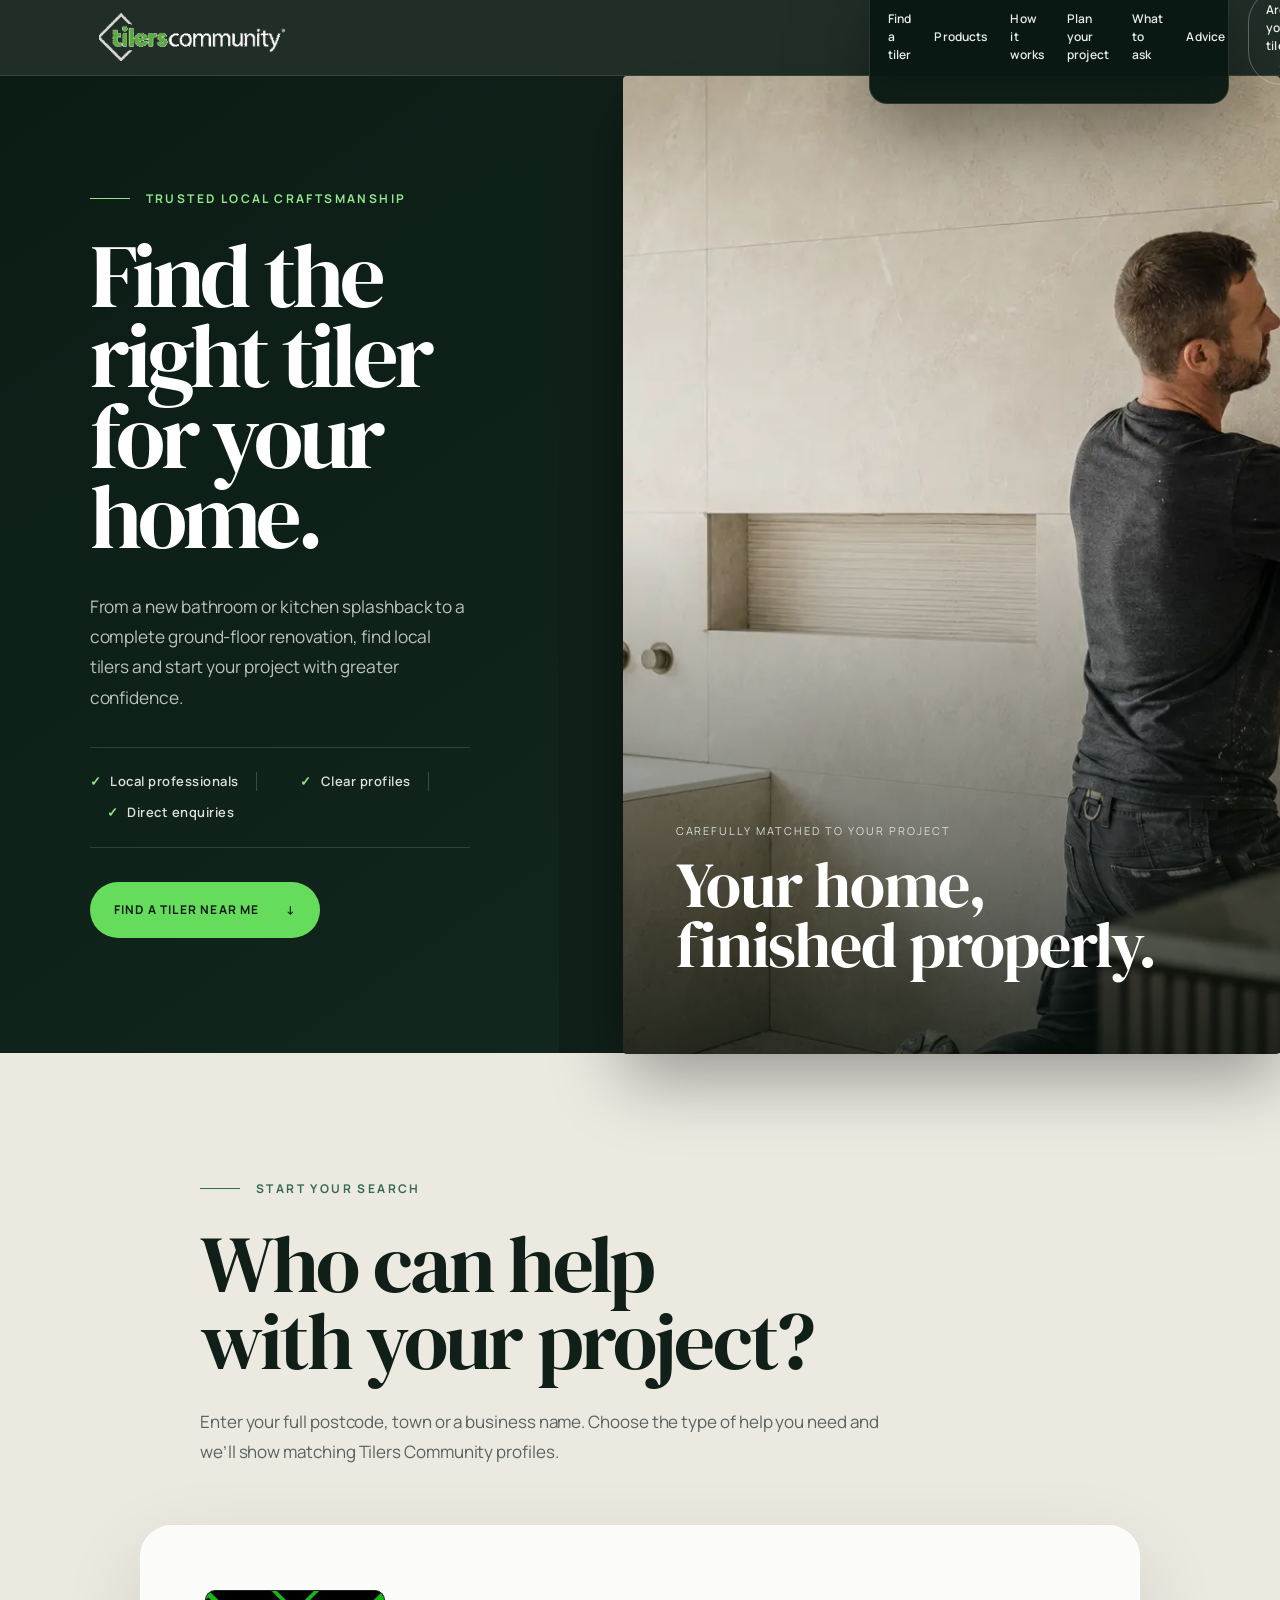
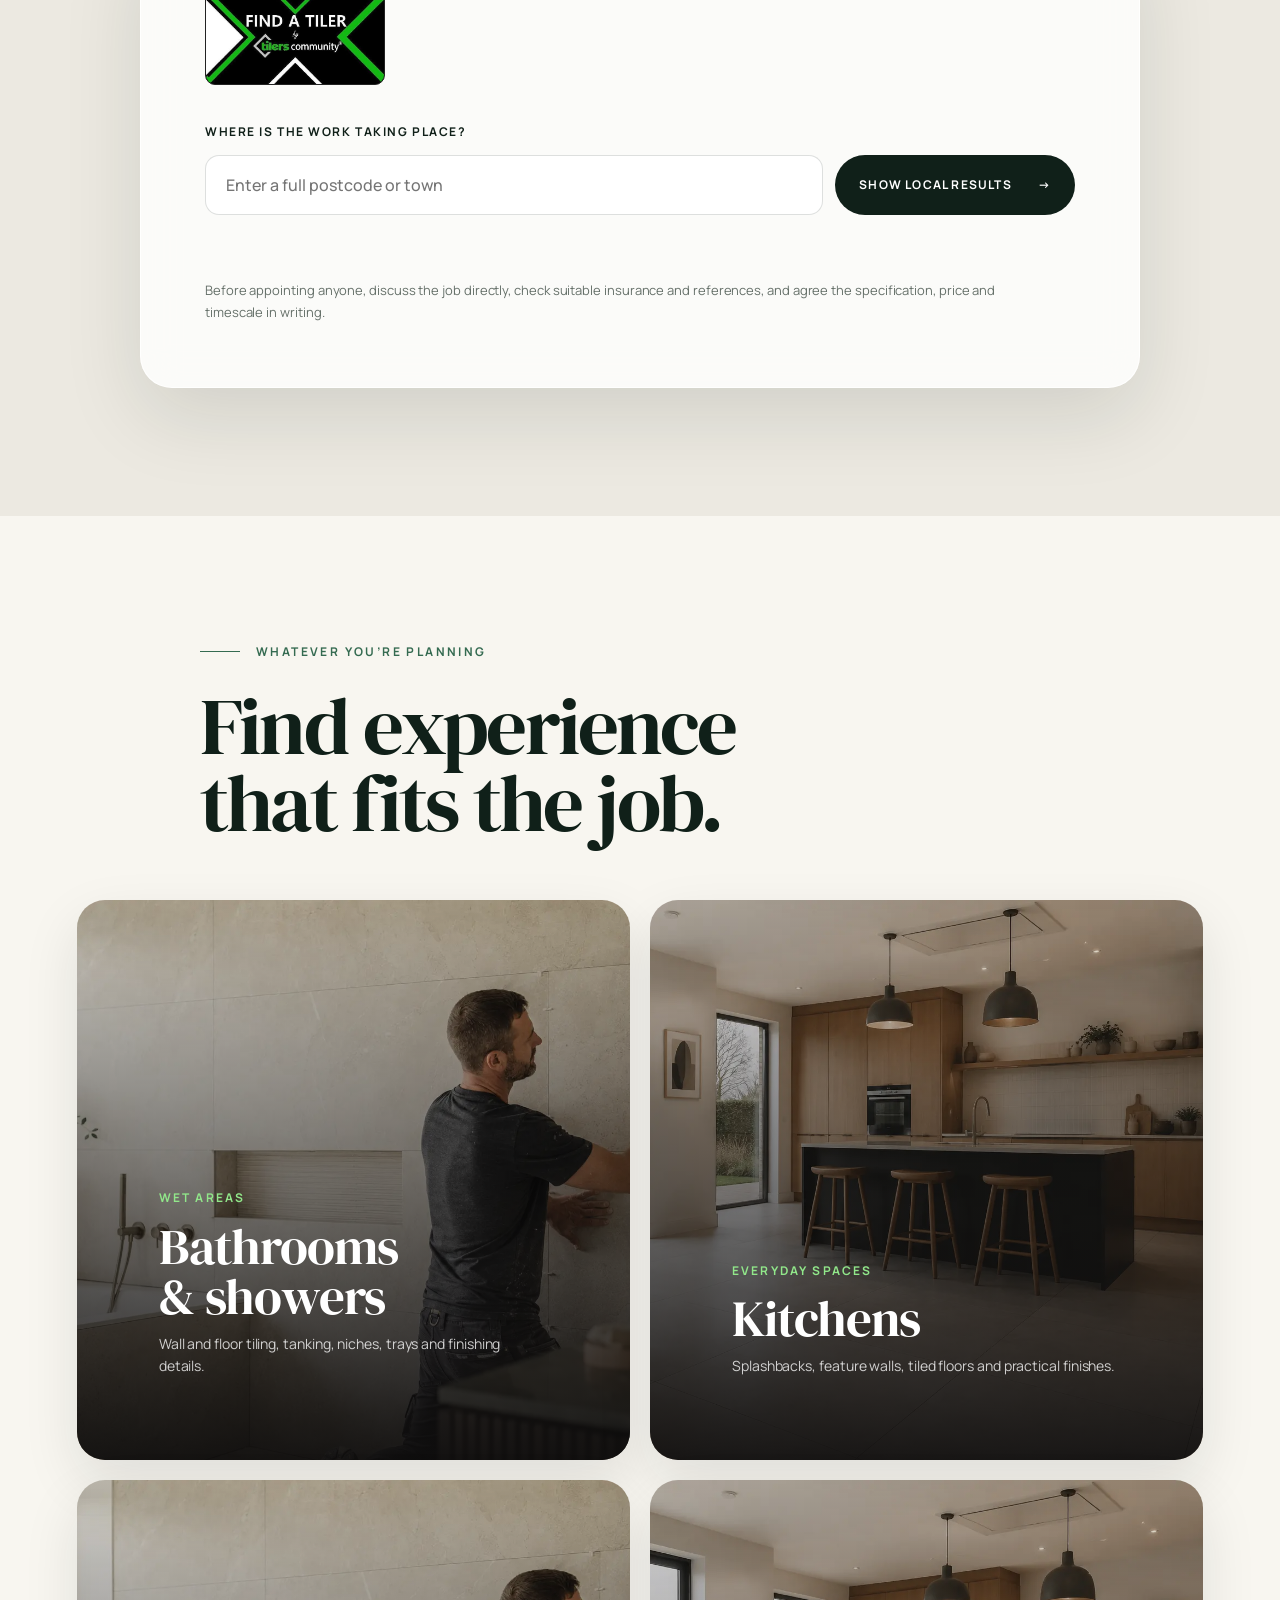
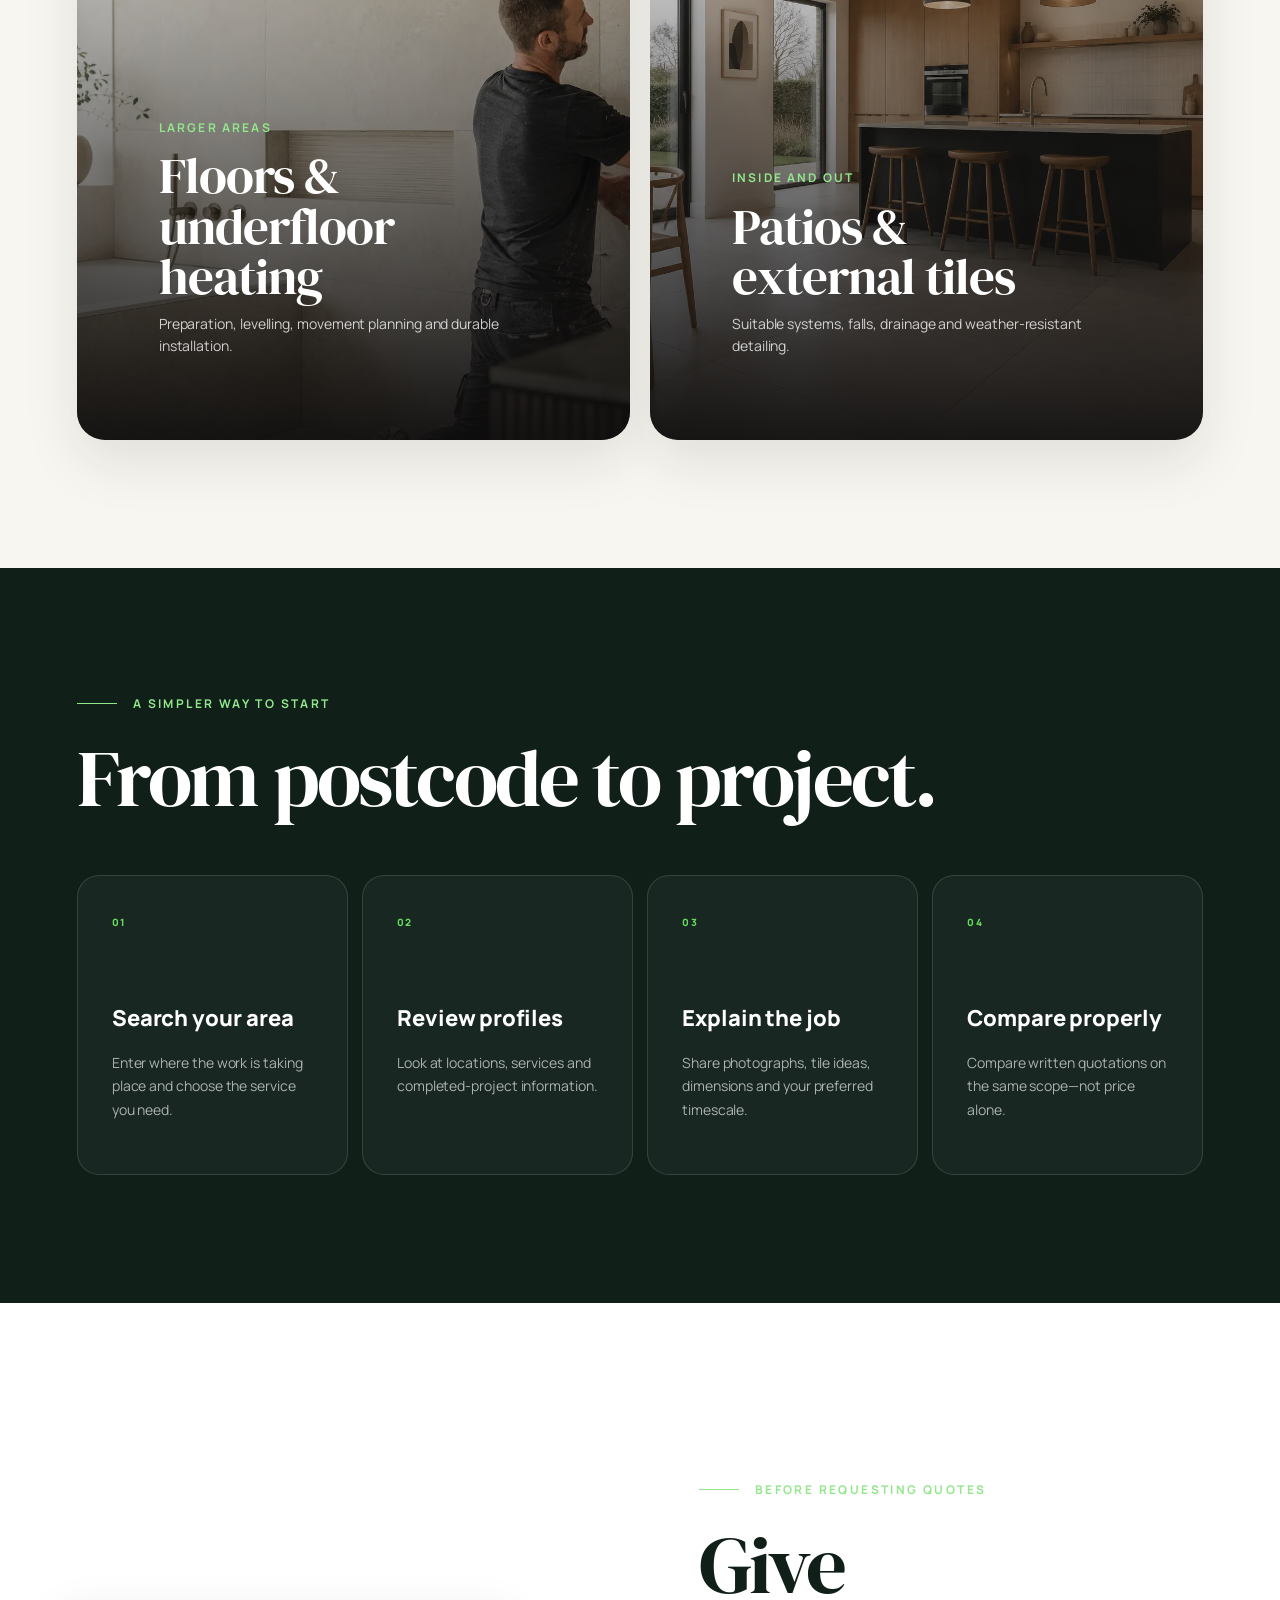
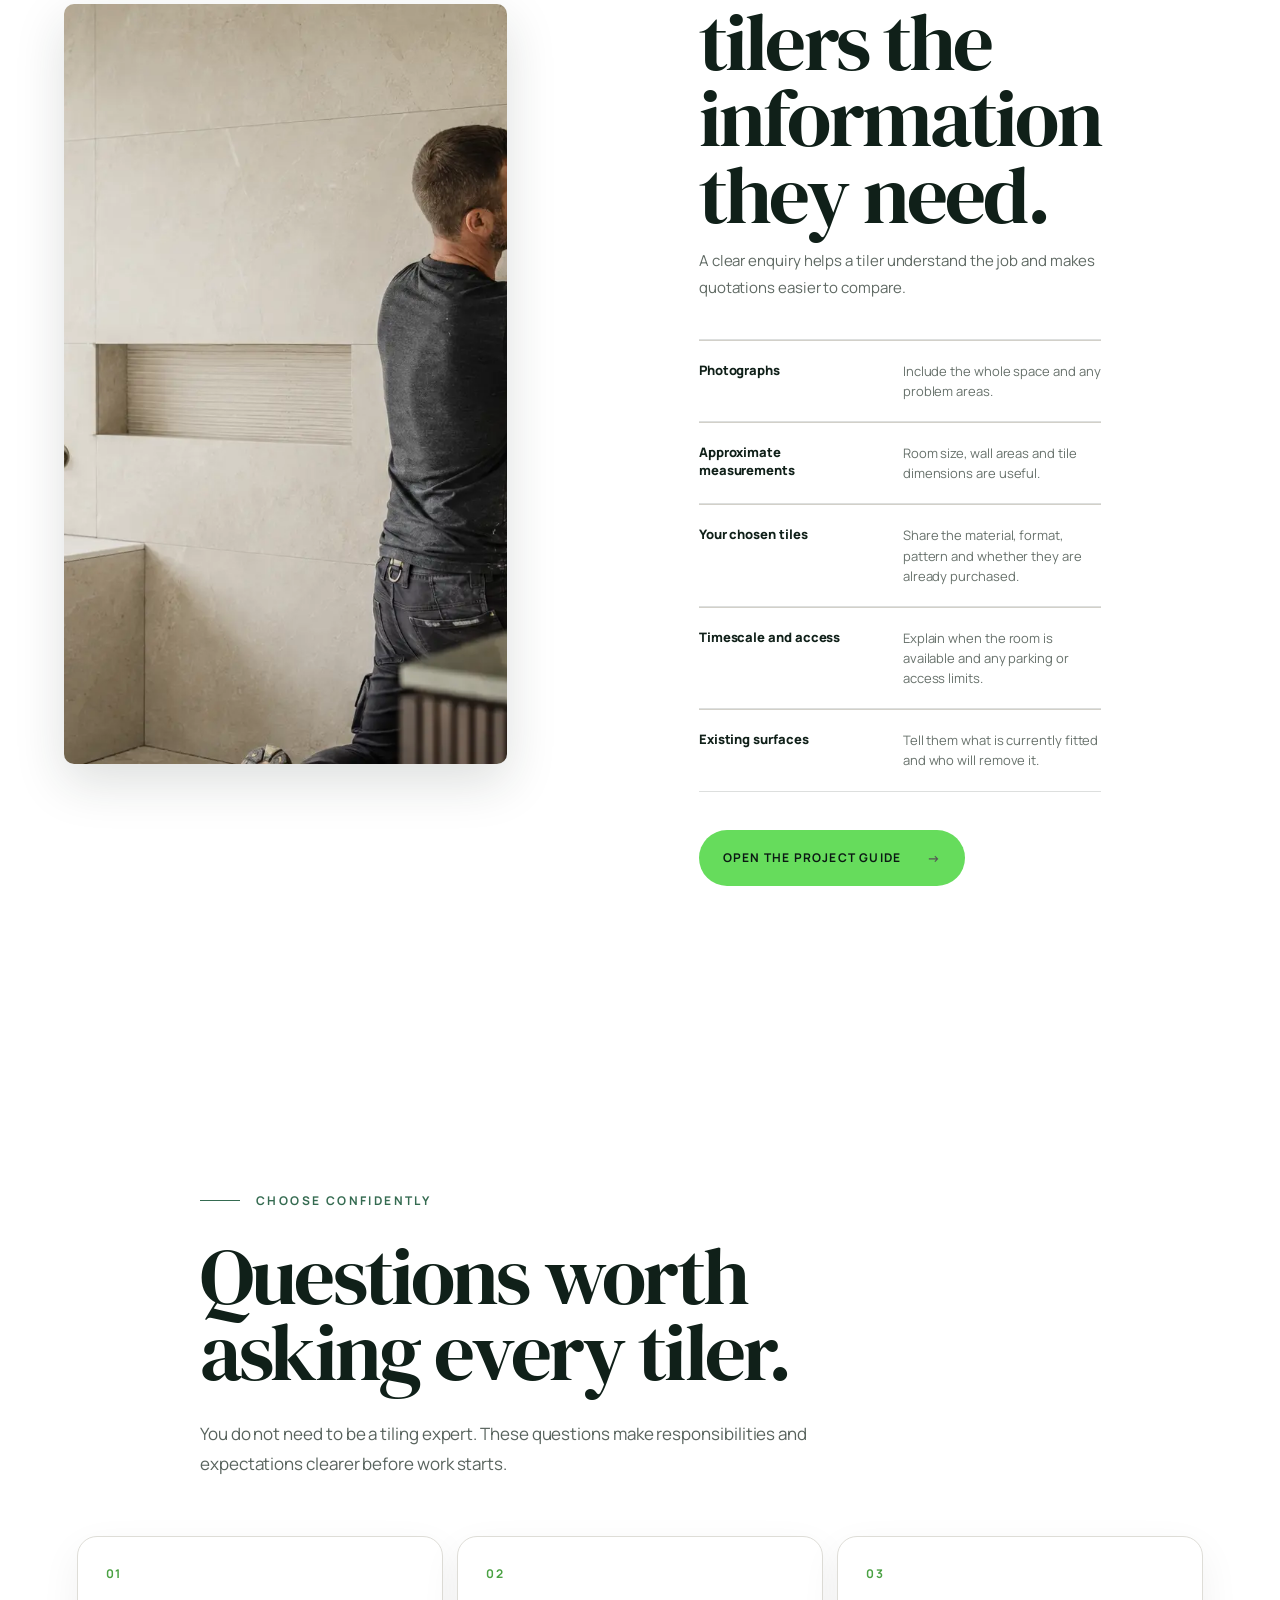
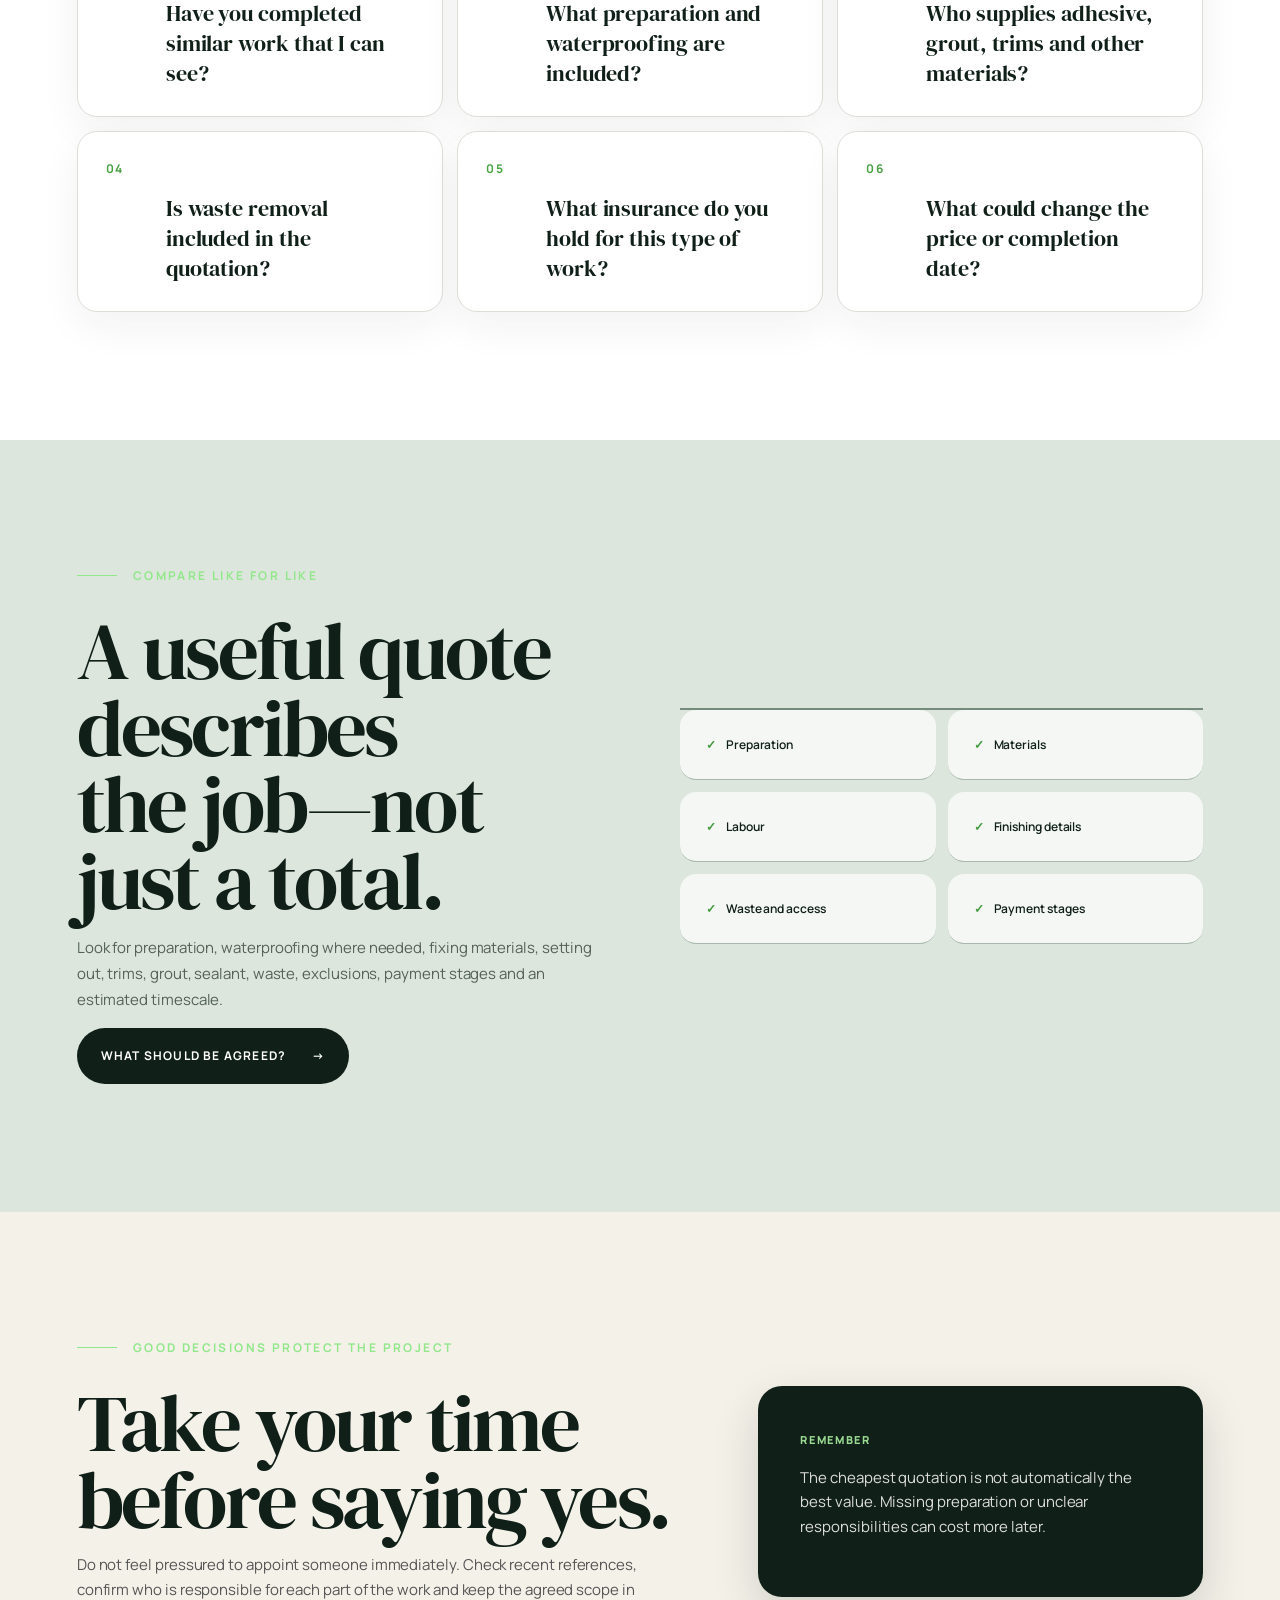
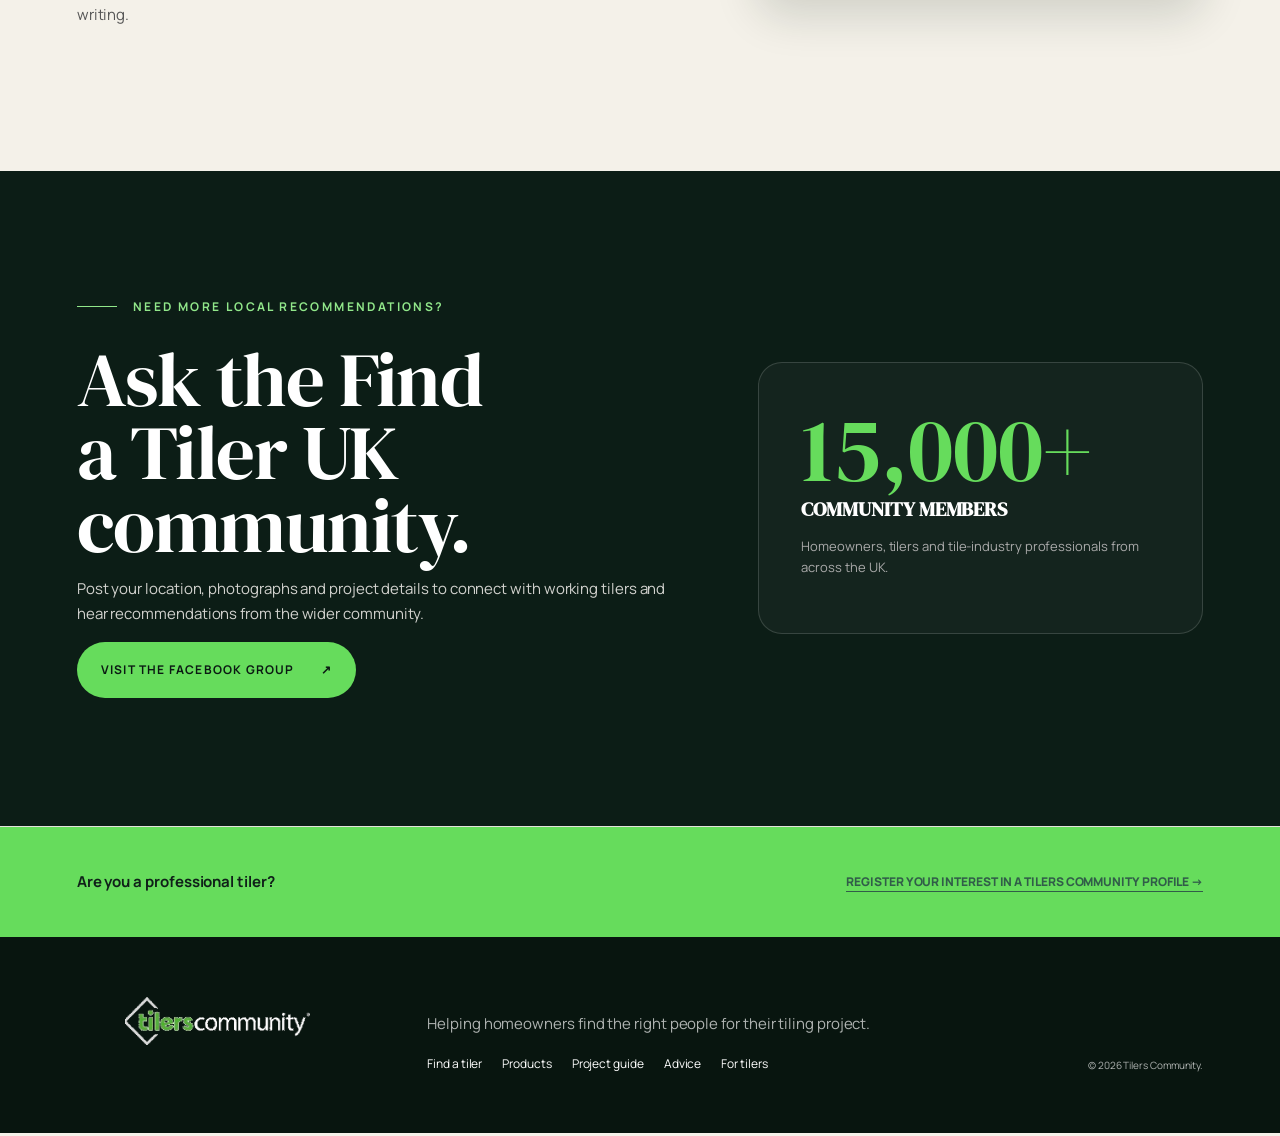
<file: index.html>
<!doctype html>
<html lang="en">
<head>
  <meta charset="utf-8">
  <meta name="viewport" content="width=device-width,initial-scale=1">
  <meta name="description" content="Find a local tiler for your bathroom, kitchen, floor or home renovation with Tilers Community.">
  <title>Find a Local Tiler | Tilers Community</title>
  <link rel="preconnect" href="https://fonts.googleapis.com">
  <link rel="preconnect" href="https://fonts.gstatic.com" crossorigin>
  <link href="https://fonts.googleapis.com/css2?family=DM+Serif+Display&family=Manrope:wght@400;500;600;700&display=swap" rel="stylesheet">
  <link rel="stylesheet" href="styles.css">
  <link rel="stylesheet" href="premium.css?v=20260830-1">
</head>
<body class="customer-site">
  <div class="scroll-progress" aria-hidden="true"></div>
  <header class="site-header">
    <a class="brand brand-image" href="#top" aria-label="Tilers Community home"><img src="assets/tilers-community-logo-dark-bg.png" alt="Tilers Community"></a>
    <button class="menu-button" aria-expanded="false" aria-controls="main-nav"><b>Menu</b></button>
    <nav id="main-nav" class="main-nav" aria-label="Main navigation">
      <a href="#find">Find a tiler</a><a href="products.html">Products</a><a href="#how">How it works</a><a href="#prepare">Plan your project</a><a href="#questions">What to ask</a><a href="resources.html">Advice</a>
      <a class="nav-login" href="#trade-link">Are you a tiler? <span>↗</span></a>
    </nav>
  </header>

  <main id="top">
    <section class="customer-hero">
      <div class="customer-hero-copy reveal">
        <p class="eyebrow">Trusted local craftsmanship</p>
        <h1>Find the right tiler for your home.</h1>
        <p>From a new bathroom or kitchen splashback to a complete ground-floor renovation, find local tilers and start your project with greater confidence.</p>
        <div class="hero-trust"><span>Local professionals</span><span>Clear profiles</span><span>Direct enquiries</span></div>
        <a class="button button-green" href="#find">Find a tiler near me <span>↓</span></a>
      </div>
      <div class="customer-hero-image" role="img" aria-label="Professional tiler carefully installing wall tiles"><div class="hero-image-label"><small>Carefully matched to your project</small><strong>Your home, finished properly.</strong></div></div>
    </section>

    <section id="find" class="customer-finder section-pad">
      <div class="finder-intro reveal"><p class="eyebrow dark">Start your search</p><h2>Who can help with your project?</h2><p>Enter your full postcode, town or a business name. Choose the type of help you need and we’ll show matching Tilers Community profiles.</p></div>
      <div class="finder-card reveal">
        <img class="finder-identity" src="assets/find-a-tiler-logo.jpg" alt="Find a Tiler by Tilers Community">
        <form id="finder-form"><label for="postcode">Where is the work taking place?</label><div class="search-row"><input id="postcode" name="postcode" placeholder="Enter a full postcode or town" required autocomplete="postal-code"><button class="button button-dark" type="submit">Show local results <span>→</span></button></div><p id="search-message" class="form-message" aria-live="polite"></p></form>
        <div id="directory-results" class="directory-results" aria-live="polite"></div>
        <p class="directory-source">Before appointing anyone, discuss the job directly, check suitable insurance and references, and agree the specification, price and timescale in writing.</p>
      </div>
    </section>

    <section class="project-types section-pad">
      <div class="section-heading reveal"><p class="eyebrow dark">Whatever you’re planning</p><h2>Find experience that fits the job.</h2></div>
      <div class="project-grid reveal">
        <article class="project-bathroom"><div><small>Wet areas</small><h3>Bathrooms & showers</h3><p>Wall and floor tiling, tanking, niches, trays and finishing details.</p></div></article>
        <article class="project-kitchen"><div><small>Everyday spaces</small><h3>Kitchens</h3><p>Splashbacks, feature walls, tiled floors and practical finishes.</p></div></article>
        <article class="project-floor"><div><small>Larger areas</small><h3>Floors & underfloor heating</h3><p>Preparation, levelling, movement planning and durable installation.</p></div></article>
        <article class="project-outdoor"><div><small>Inside and out</small><h3>Patios & external tiles</h3><p>Suitable systems, falls, drainage and weather-resistant detailing.</p></div></article>
      </div>
    </section>

    <section id="how" class="customer-how section-pad">
      <div class="section-heading reveal"><p class="eyebrow">A simpler way to start</p><h2>From postcode to project.</h2></div>
      <div class="customer-steps reveal"><article><b>01</b><h3>Search your area</h3><p>Enter where the work is taking place and choose the service you need.</p></article><article><b>02</b><h3>Review profiles</h3><p>Look at locations, services and completed-project information.</p></article><article><b>03</b><h3>Explain the job</h3><p>Share photographs, tile ideas, dimensions and your preferred timescale.</p></article><article><b>04</b><h3>Compare properly</h3><p>Compare written quotations on the same scope—not price alone.</p></article></div>
    </section>

    <section id="prepare" class="prepare-section">
      <div class="prepare-image" role="img" aria-label="Tiler preparing a bathroom wall"></div>
      <div class="prepare-copy reveal"><p class="eyebrow">Before requesting quotes</p><h2>Give tilers the information they need.</h2><p>A clear enquiry helps a tiler understand the job and makes quotations easier to compare.</p><ul><li><strong>Photographs</strong><span>Include the whole space and any problem areas.</span></li><li><strong>Approximate measurements</strong><span>Room size, wall areas and tile dimensions are useful.</span></li><li><strong>Your chosen tiles</strong><span>Share the material, format, pattern and whether they are already purchased.</span></li><li><strong>Timescale and access</strong><span>Explain when the room is available and any parking or access limits.</span></li><li><strong>Existing surfaces</strong><span>Tell them what is currently fitted and who will remove it.</span></li></ul><a class="button button-green" href="resources.html#tiling-guide">Open the project guide <span>→</span></a></div>
    </section>

    <section id="questions" class="questions-section section-pad">
      <div class="section-heading reveal"><p class="eyebrow dark">Choose confidently</p><h2>Questions worth asking every tiler.</h2><p>You do not need to be a tiling expert. These questions make responsibilities and expectations clearer before work starts.</p></div>
      <div class="question-grid reveal"><article><span>01</span><p>Have you completed similar work that I can see?</p></article><article><span>02</span><p>What preparation and waterproofing are included?</p></article><article><span>03</span><p>Who supplies adhesive, grout, trims and other materials?</p></article><article><span>04</span><p>Is waste removal included in the quotation?</p></article><article><span>05</span><p>What insurance do you hold for this type of work?</p></article><article><span>06</span><p>What could change the price or completion date?</p></article></div>
    </section>

    <section class="quote-section section-pad">
      <div class="quote-copy reveal"><p class="eyebrow">Compare like for like</p><h2>A useful quote describes the job—not just a total.</h2><p>Look for preparation, waterproofing where needed, fixing materials, setting out, trims, grout, sealant, waste, exclusions, payment stages and an estimated timescale.</p><a class="button button-dark" href="resources.html#tiling-guide">What should be agreed? <span>→</span></a></div>
      <div class="quote-checklist reveal"><span>Preparation</span><span>Materials</span><span>Labour</span><span>Finishing details</span><span>Waste and access</span><span>Payment stages</span></div>
    </section>

    <section class="customer-reassurance section-pad">
      <div class="reveal"><p class="eyebrow">Good decisions protect the project</p><h2>Take your time before saying yes.</h2><p>Do not feel pressured to appoint someone immediately. Check recent references, confirm who is responsible for each part of the work and keep the agreed scope in writing.</p></div>
      <div class="reassurance-card reveal"><strong>Remember</strong><p>The cheapest quotation is not automatically the best value. Missing preparation or unclear responsibilities can cost more later.</p></div>
    </section>

    <section class="facebook-community customer-community section-pad">
      <div class="community-proof reveal"><div><p class="eyebrow">Need more local recommendations?</p><h2>Ask the Find a Tiler UK community.</h2><p>Post your location, photographs and project details to connect with working tilers and hear recommendations from the wider community.</p><a class="button button-green" href="https://www.facebook.com/groups/1502340233579741/" target="_blank" rel="noopener">Visit the Facebook group <span>↗</span></a></div><div class="community-number"><strong>15,000+</strong><span>community members</span><p>Homeowners, tilers and tile-industry professionals from across the UK.</p></div></div>
    </section>

    <section id="trade-link" class="trade-secondary"><p>Are you a professional tiler?</p><a href="mailto:hello@tilerscommunity.co.uk?subject=Join Tilers Community">Register your interest in a Tilers Community profile →</a></section>
  </main>

  <dialog id="profile-dialog" class="profile-dialog"><button class="dialog-close" type="button" aria-label="Close profile">×</button><div id="profile-content"></div></dialog>
  <footer><a class="brand brand-image footer-brand" href="#top"><img src="assets/tilers-community-logo-dark-bg.png" alt="Tilers Community"></a><div><p>Helping homeowners find the right people for their tiling project.</p><nav><a href="#find">Find a tiler</a><a href="products.html">Products</a><a href="#prepare">Project guide</a><a href="resources.html">Advice</a><a href="#trade-link">For tilers</a></nav></div><small>© <span id="year"></span> Tilers Community.</small></footer>
  <script src="script.js?v=20260830-1"></script>
</body>
</html>
</file>
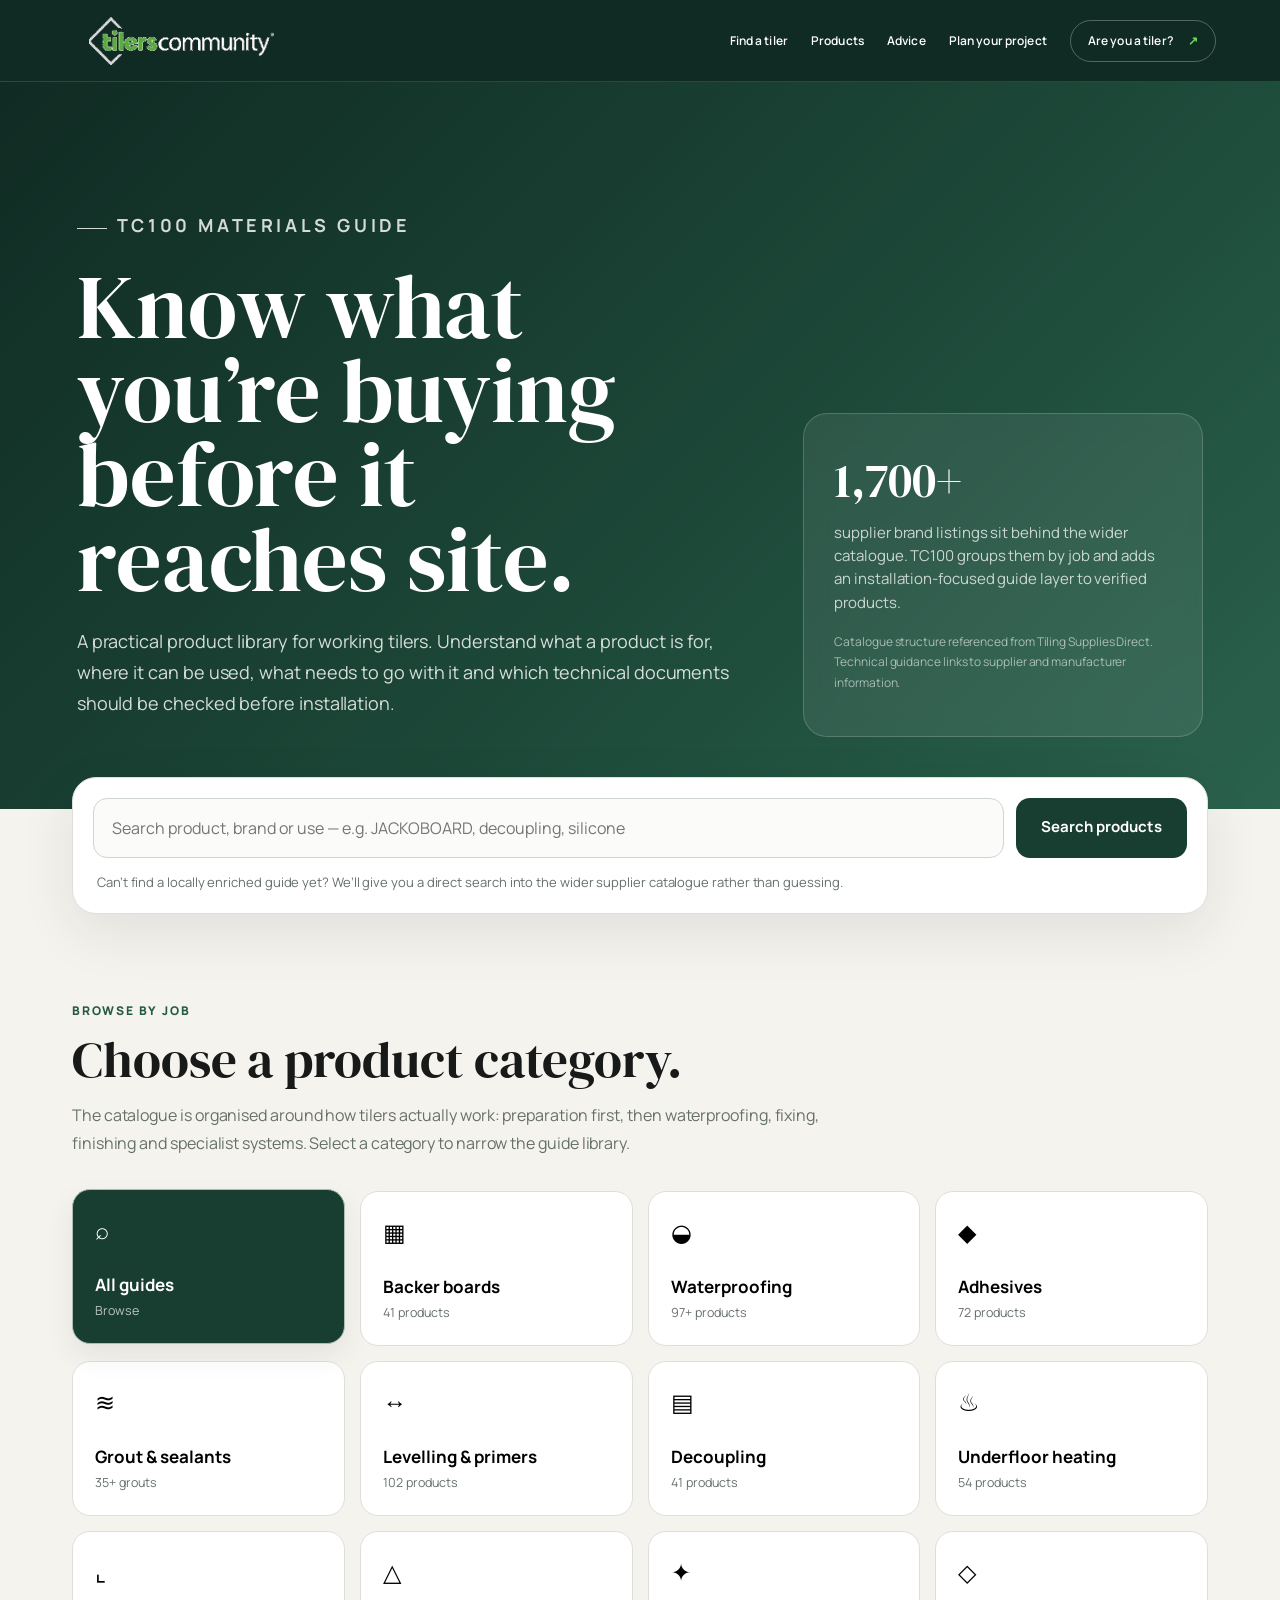
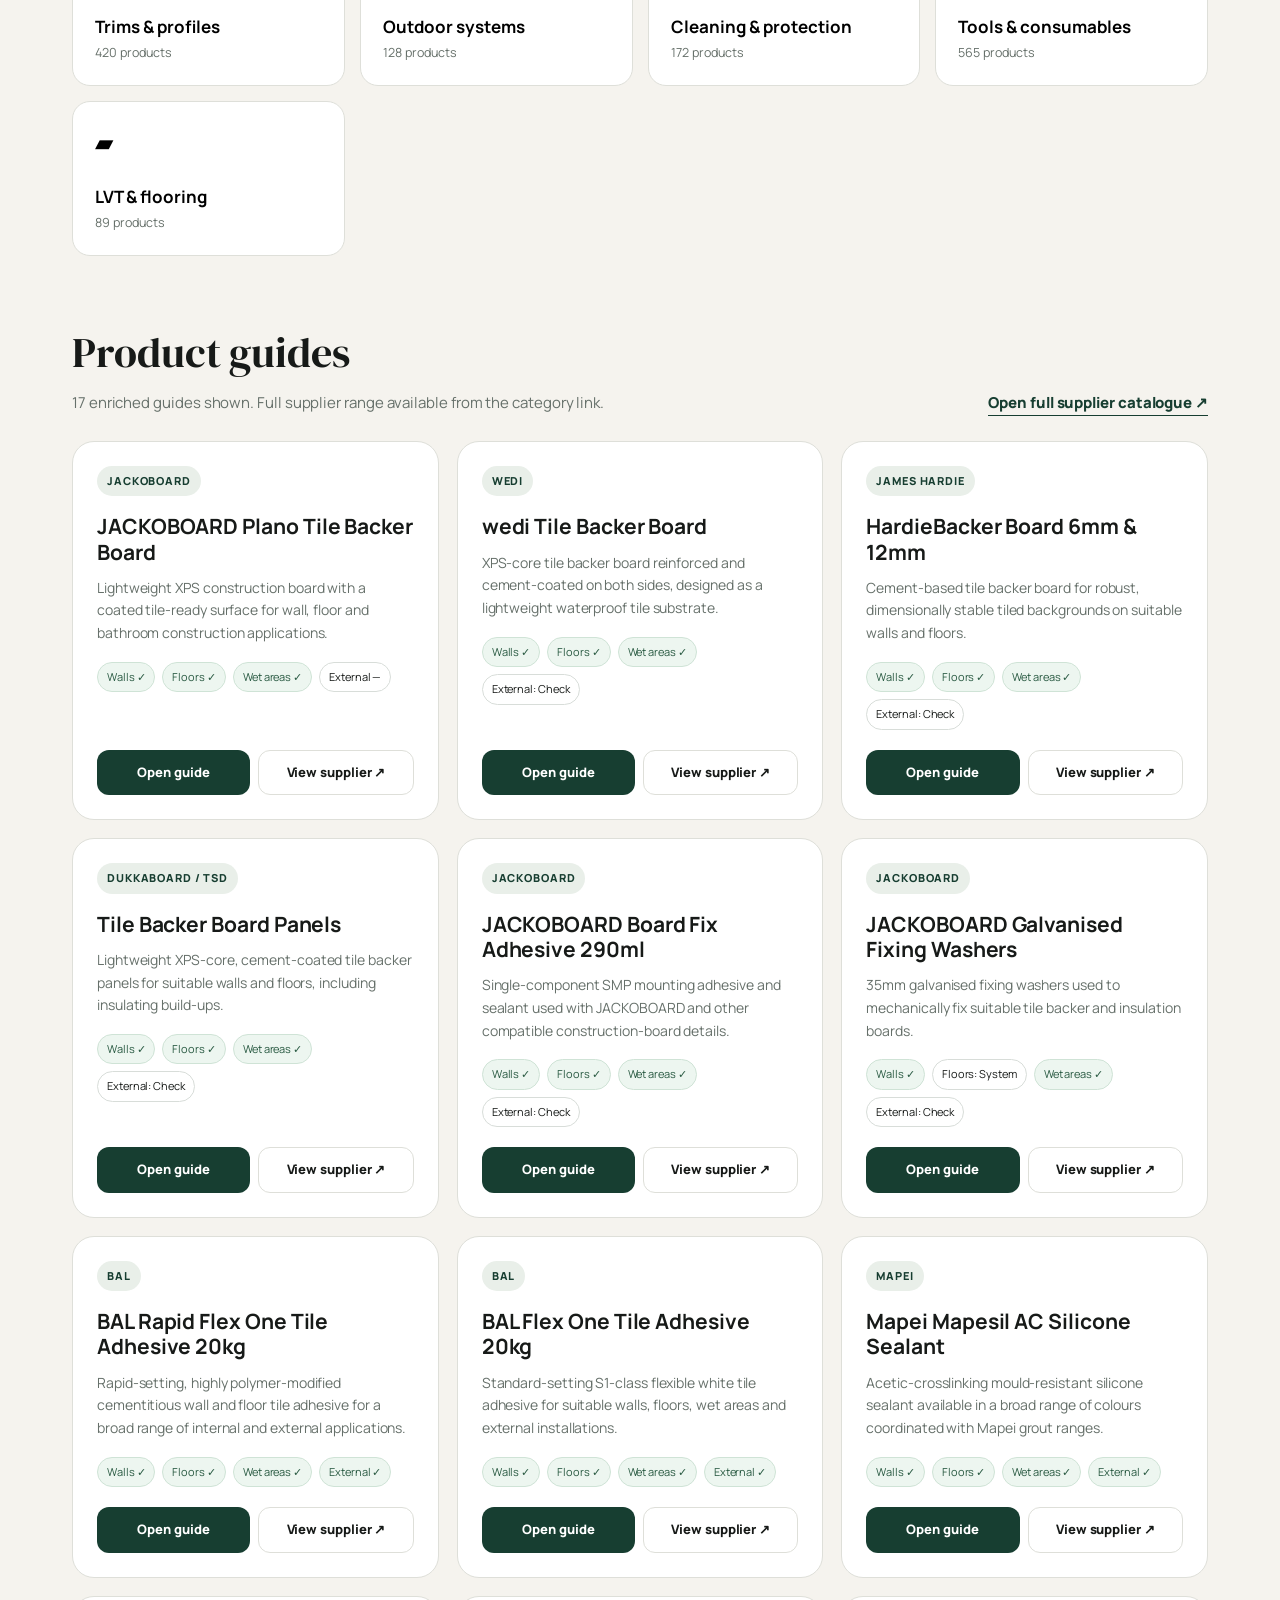
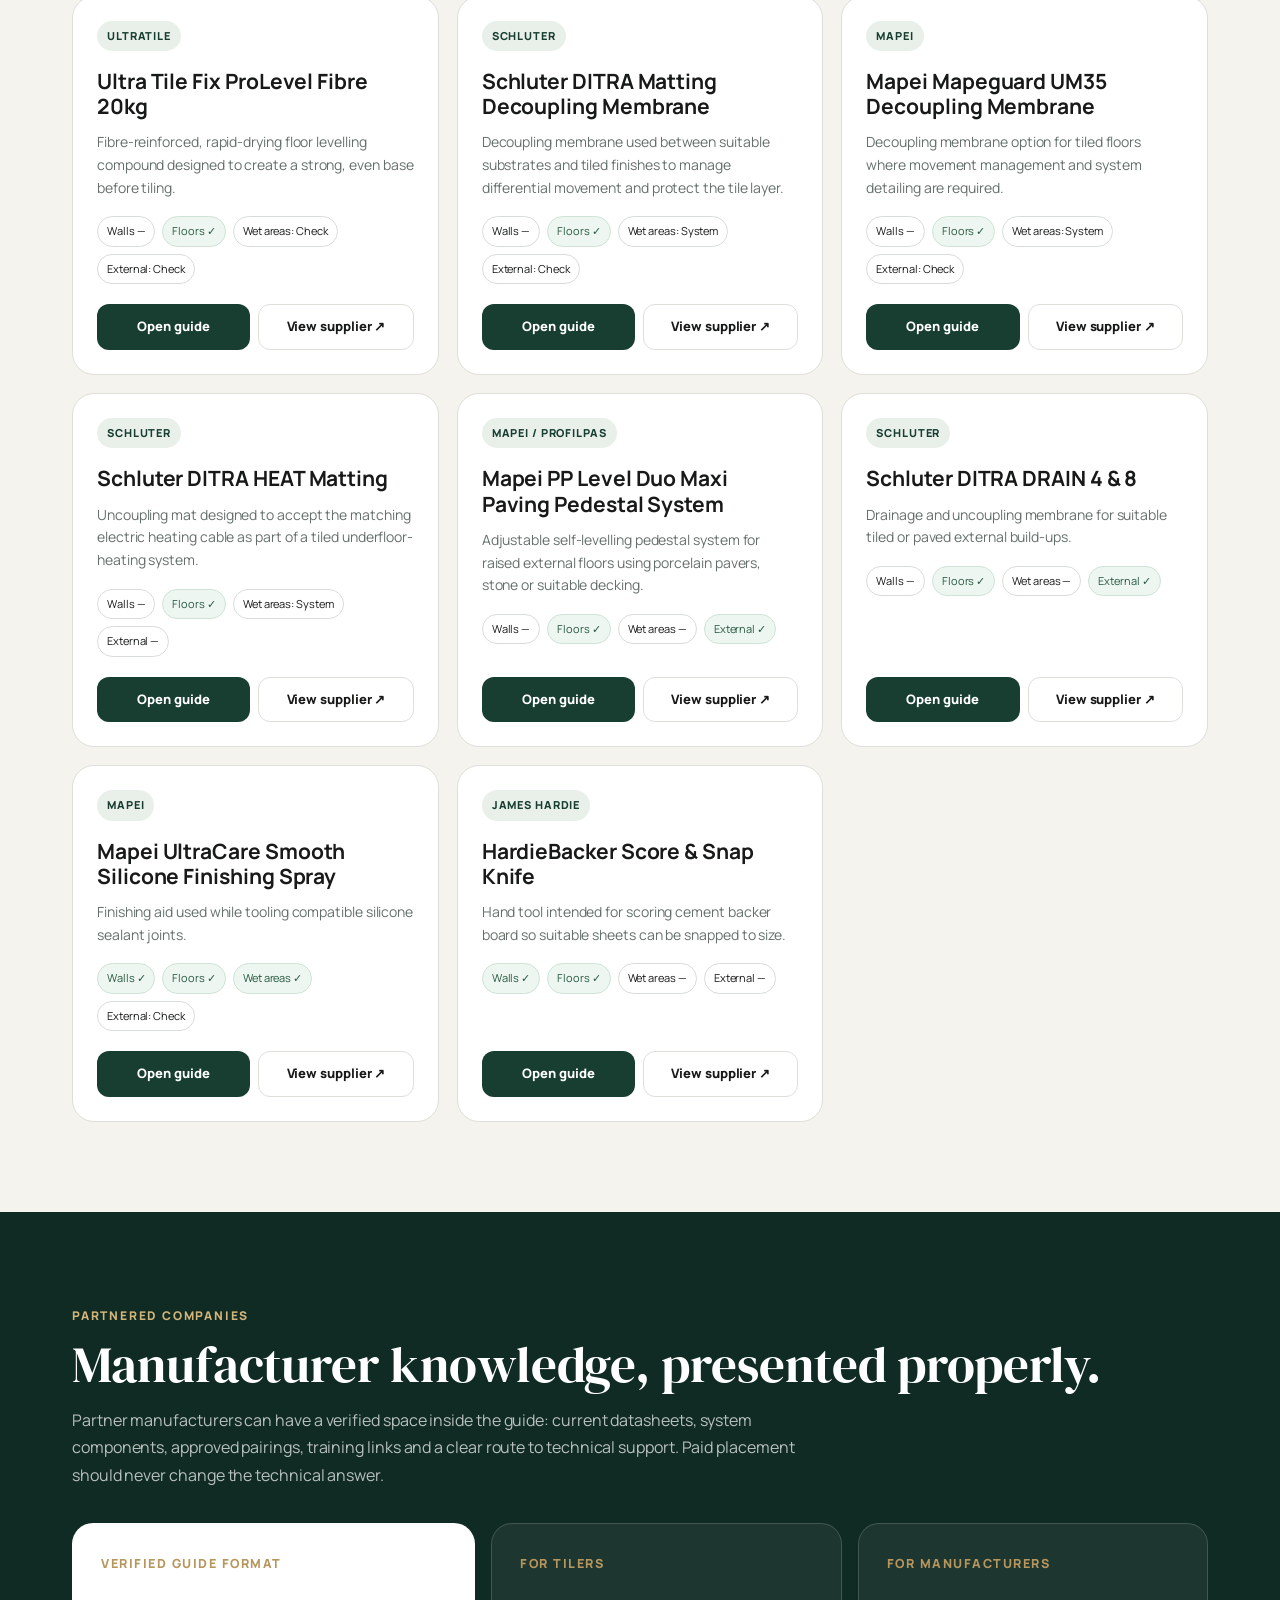
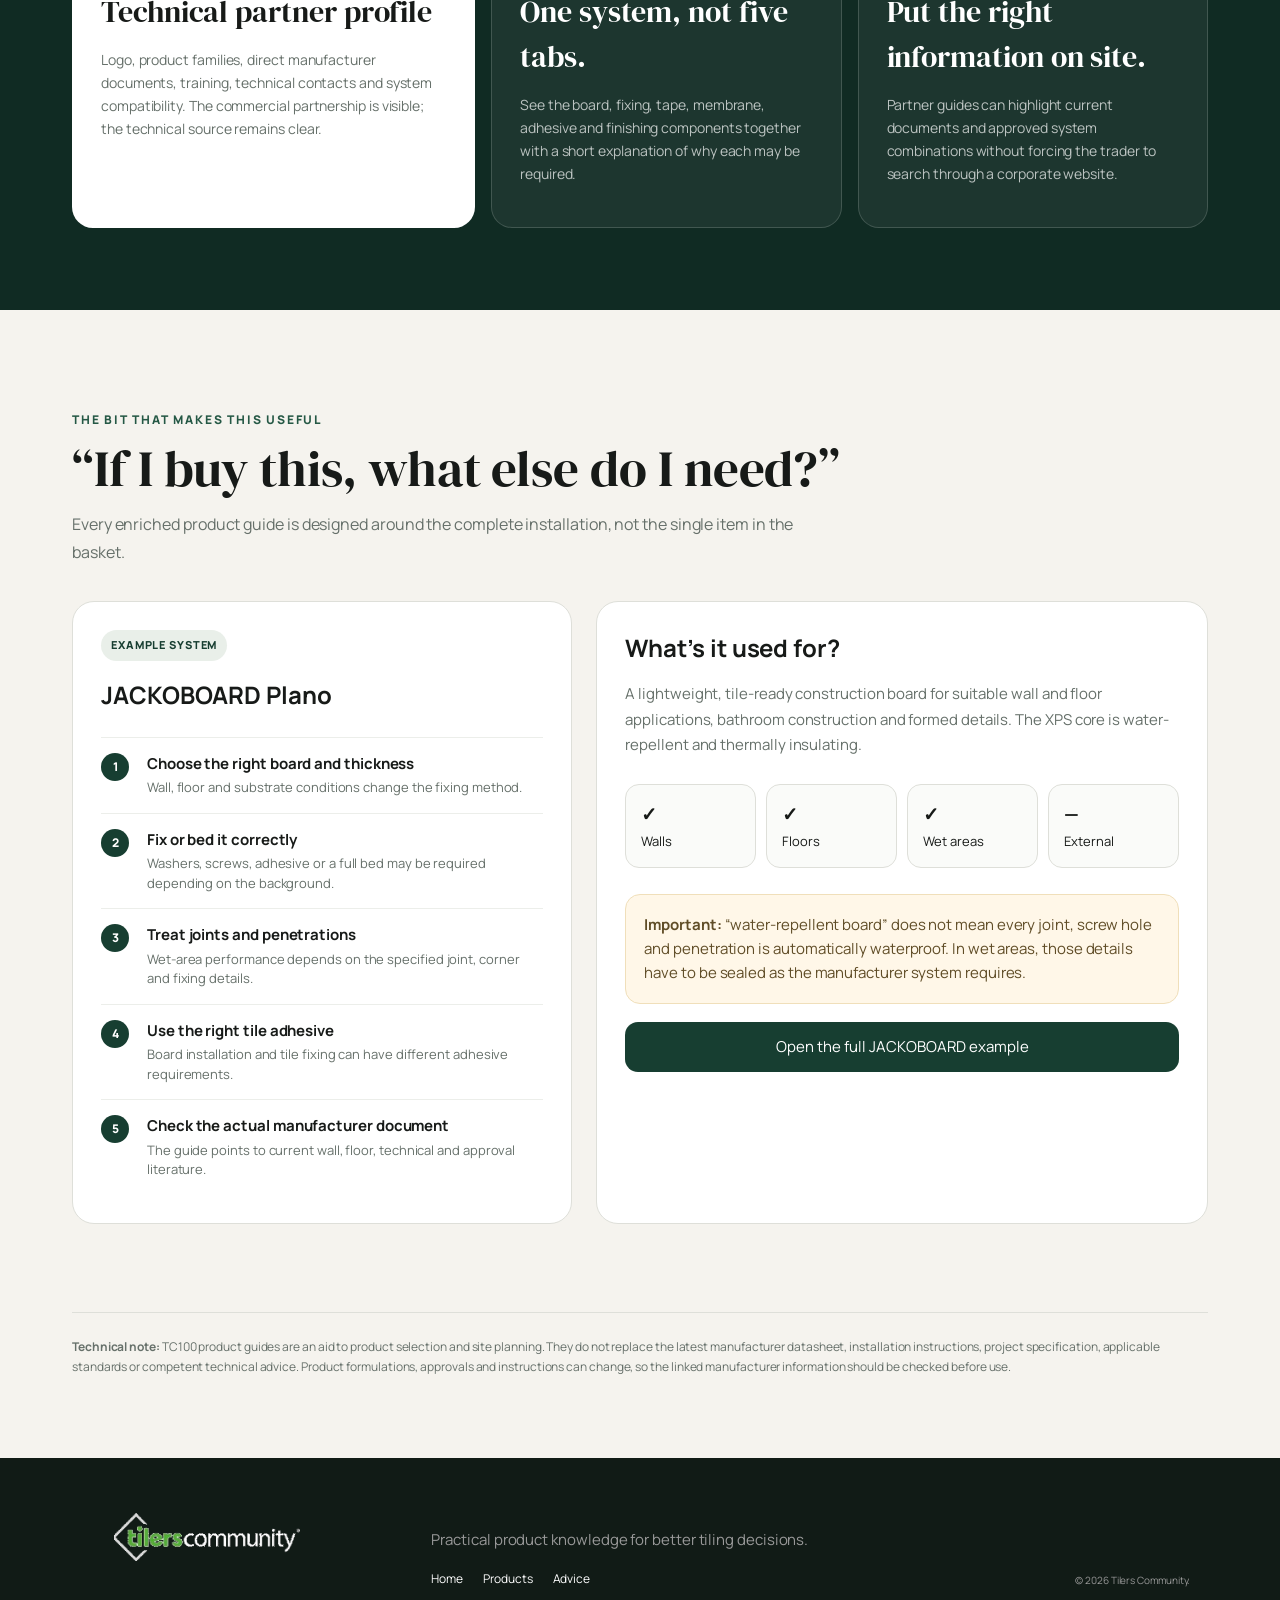
<file: products.html>
<!doctype html>
<html lang="en">
<head>
  <meta charset="utf-8">
  <meta name="viewport" content="width=device-width,initial-scale=1">
  <meta name="description" content="Tilers Community product and materials guide: what tiling products do, where they are used, what else you need and the technical documents to check before installation.">
  <title>Products & Materials Guide | Tilers Community</title>
  <link rel="preconnect" href="https://fonts.googleapis.com">
  <link rel="preconnect" href="https://fonts.gstatic.com" crossorigin>
  <link href="https://fonts.googleapis.com/css2?family=DM+Serif+Display&family=Manrope:wght@400;500;600;700;800&display=swap" rel="stylesheet">
  <link rel="stylesheet" href="styles.css">
  <link rel="stylesheet" href="premium.css?v=20260830-1">
  <link rel="stylesheet" href="products.css?v=20260830-1">
</head>
<body class="products-page">
  <header class="site-header products-header">
    <a class="brand brand-image" href="index.html" aria-label="Tilers Community home"><img src="assets/tilers-community-logo-dark-bg.png" alt="Tilers Community"></a>
    <button class="menu-button" aria-expanded="false" aria-controls="main-nav"><b>Menu</b></button>
    <nav id="main-nav" class="main-nav" aria-label="Main navigation">
      <a href="index.html#find">Find a tiler</a><a href="products.html" aria-current="page">Products</a><a href="resources.html">Advice</a><a href="index.html#prepare">Plan your project</a>
      <a class="nav-login" href="index.html#trade-link">Are you a tiler? <span>↗</span></a>
    </nav>
  </header>

  <main>
    <section class="products-hero">
      <div class="products-hero-inner">
        <div>
          <p class="eyebrow">TC100 materials guide</p>
          <h1>Know what you’re buying before it reaches site.</h1>
          <p>A practical product library for working tilers. Understand what a product is for, where it can be used, what needs to go with it and which technical documents should be checked before installation.</p>
        </div>
        <aside class="hero-stat-card">
          <strong>1,700+</strong>
          <span>supplier brand listings sit behind the wider catalogue. TC100 groups them by job and adds an installation-focused guide layer to verified products.</span>
          <p class="source-note">Catalogue structure referenced from Tiling Supplies Direct. Technical guidance links to supplier and manufacturer information.</p>
        </aside>
      </div>
    </section>

    <div class="product-toolbox">
      <div class="product-search-card">
        <input id="product-search" type="search" placeholder="Search product, brand or use — e.g. JACKOBOARD, decoupling, silicone" aria-label="Search product guides">
        <button id="product-search-button" type="button">Search products</button>
        <p class="product-search-hint">Can’t find a locally enriched guide yet? We’ll give you a direct search into the wider supplier catalogue rather than guessing.</p>
      </div>
    </div>

    <section class="catalogue-wrap" aria-labelledby="category-heading">
      <p class="section-kicker">Browse by job</p>
      <h2 id="category-heading">Choose a product category.</h2>
      <p class="section-lead">The catalogue is organised around how tilers actually work: preparation first, then waterproofing, fixing, finishing and specialist systems. Select a category to narrow the guide library.</p>
      <div id="category-grid" class="category-grid"></div>
    </section>

    <section id="products-list" class="products-list-section" aria-labelledby="product-list-title">
      <div class="products-list-head">
        <div><h2 id="product-list-title">Product guides</h2><p id="product-list-meta"></p></div>
        <a id="supplier-category-link" class="supplier-category-link" target="_blank" rel="noopener" href="https://www.tilingsuppliesdirect.co.uk/shop">Open full supplier catalogue ↗</a>
      </div>
      <div id="product-grid" class="product-grid"></div>
    </section>

    <section class="partners-section">
      <div class="partners-wrap">
        <p class="section-kicker" style="color:#d2b57a">Partnered companies</p>
        <h2>Manufacturer knowledge, presented properly.</h2>
        <p class="section-lead">Partner manufacturers can have a verified space inside the guide: current datasheets, system components, approved pairings, training links and a clear route to technical support. Paid placement should never change the technical answer.</p>
        <div class="partner-grid">
          <article class="partner-card featured"><small>Verified guide format</small><h3>Technical partner profile</h3><p>Logo, product families, direct manufacturer documents, training, technical contacts and system compatibility. The commercial partnership is visible; the technical source remains clear.</p></article>
          <article class="partner-card"><small>For tilers</small><h3>One system, not five tabs.</h3><p>See the board, fixing, tape, membrane, adhesive and finishing components together with a short explanation of why each may be required.</p></article>
          <article class="partner-card"><small>For manufacturers</small><h3>Put the right information on site.</h3><p>Partner guides can highlight current documents and approved system combinations without forcing the trader to search through a corporate website.</p></article>
        </div>
      </div>
    </section>

    <section class="system-wrap">
      <p class="section-kicker">The bit that makes this useful</p>
      <h2>“If I buy this, what else do I need?”</h2>
      <p class="section-lead">Every enriched product guide is designed around the complete installation, not the single item in the basket.</p>
      <div class="system-example">
        <article class="system-map">
          <span class="brand-chip">Example system</span>
          <h3 style="margin-top:16px">JACKOBOARD Plano</h3>
          <ol>
            <li><div><strong>Choose the right board and thickness</strong><span>Wall, floor and substrate conditions change the fixing method.</span></div></li>
            <li><div><strong>Fix or bed it correctly</strong><span>Washers, screws, adhesive or a full bed may be required depending on the background.</span></div></li>
            <li><div><strong>Treat joints and penetrations</strong><span>Wet-area performance depends on the specified joint, corner and fixing details.</span></div></li>
            <li><div><strong>Use the right tile adhesive</strong><span>Board installation and tile fixing can have different adhesive requirements.</span></div></li>
            <li><div><strong>Check the actual manufacturer document</strong><span>The guide points to current wall, floor, technical and approval literature.</span></div></li>
          </ol>
        </article>
        <article class="system-copy">
          <h3>What’s it used for?</h3>
          <p style="color:var(--p-muted);line-height:1.7">A lightweight, tile-ready construction board for suitable wall and floor applications, bathroom construction and formed details. The XPS core is water-repellent and thermally insulating.</p>
          <div class="detail-flags">
            <div class="detail-flag"><strong>✓</strong>Walls</div><div class="detail-flag"><strong>✓</strong>Floors</div><div class="detail-flag"><strong>✓</strong>Wet areas</div><div class="detail-flag"><strong>—</strong>External</div>
          </div>
          <div class="warning-box"><strong>Important:</strong> “water-repellent board” does not mean every joint, screw hole and penetration is automatically waterproof. In wet areas, those details have to be sealed as the manufacturer system requires.</div>
          <button class="guide-button" type="button" style="width:100%;padding:14px;border-radius:13px;margin-top:18px" onclick="document.querySelector('[data-guide=\'jackoboard-plano\']')?.click()">Open the full JACKOBOARD example</button>
        </article>
      </div>
    </section>

    <section class="products-disclaimer"><div><strong>Technical note:</strong> TC100 product guides are an aid to product selection and site planning. They do not replace the latest manufacturer datasheet, installation instructions, project specification, applicable standards or competent technical advice. Product formulations, approvals and instructions can change, so the linked manufacturer information should be checked before use.</div></section>
  </main>

  <dialog id="product-dialog" class="product-dialog"><button id="product-dialog-close" class="product-dialog-close" type="button" aria-label="Close product guide">×</button><div id="product-detail" class="product-detail"></div></dialog>

  <footer><a class="brand brand-image footer-brand" href="index.html"><img src="assets/tilers-community-logo-dark-bg.png" alt="Tilers Community"></a><div><p>Practical product knowledge for better tiling decisions.</p><nav><a href="index.html">Home</a><a href="products.html">Products</a><a href="resources.html">Advice</a></nav></div><small>© <span id="year"></span> Tilers Community.</small></footer>
  <script>document.querySelector('#year').textContent=new Date().getFullYear();const mb=document.querySelector('.menu-button'),mn=document.querySelector('#main-nav');mb?.addEventListener('click',()=>{const open=mb.getAttribute('aria-expanded')==='true';mb.setAttribute('aria-expanded',String(!open));mn?.classList.toggle('open',!open)})</script>
  <script src="products.js?v=20260830-1"></script>
</body>
</html>
</file>
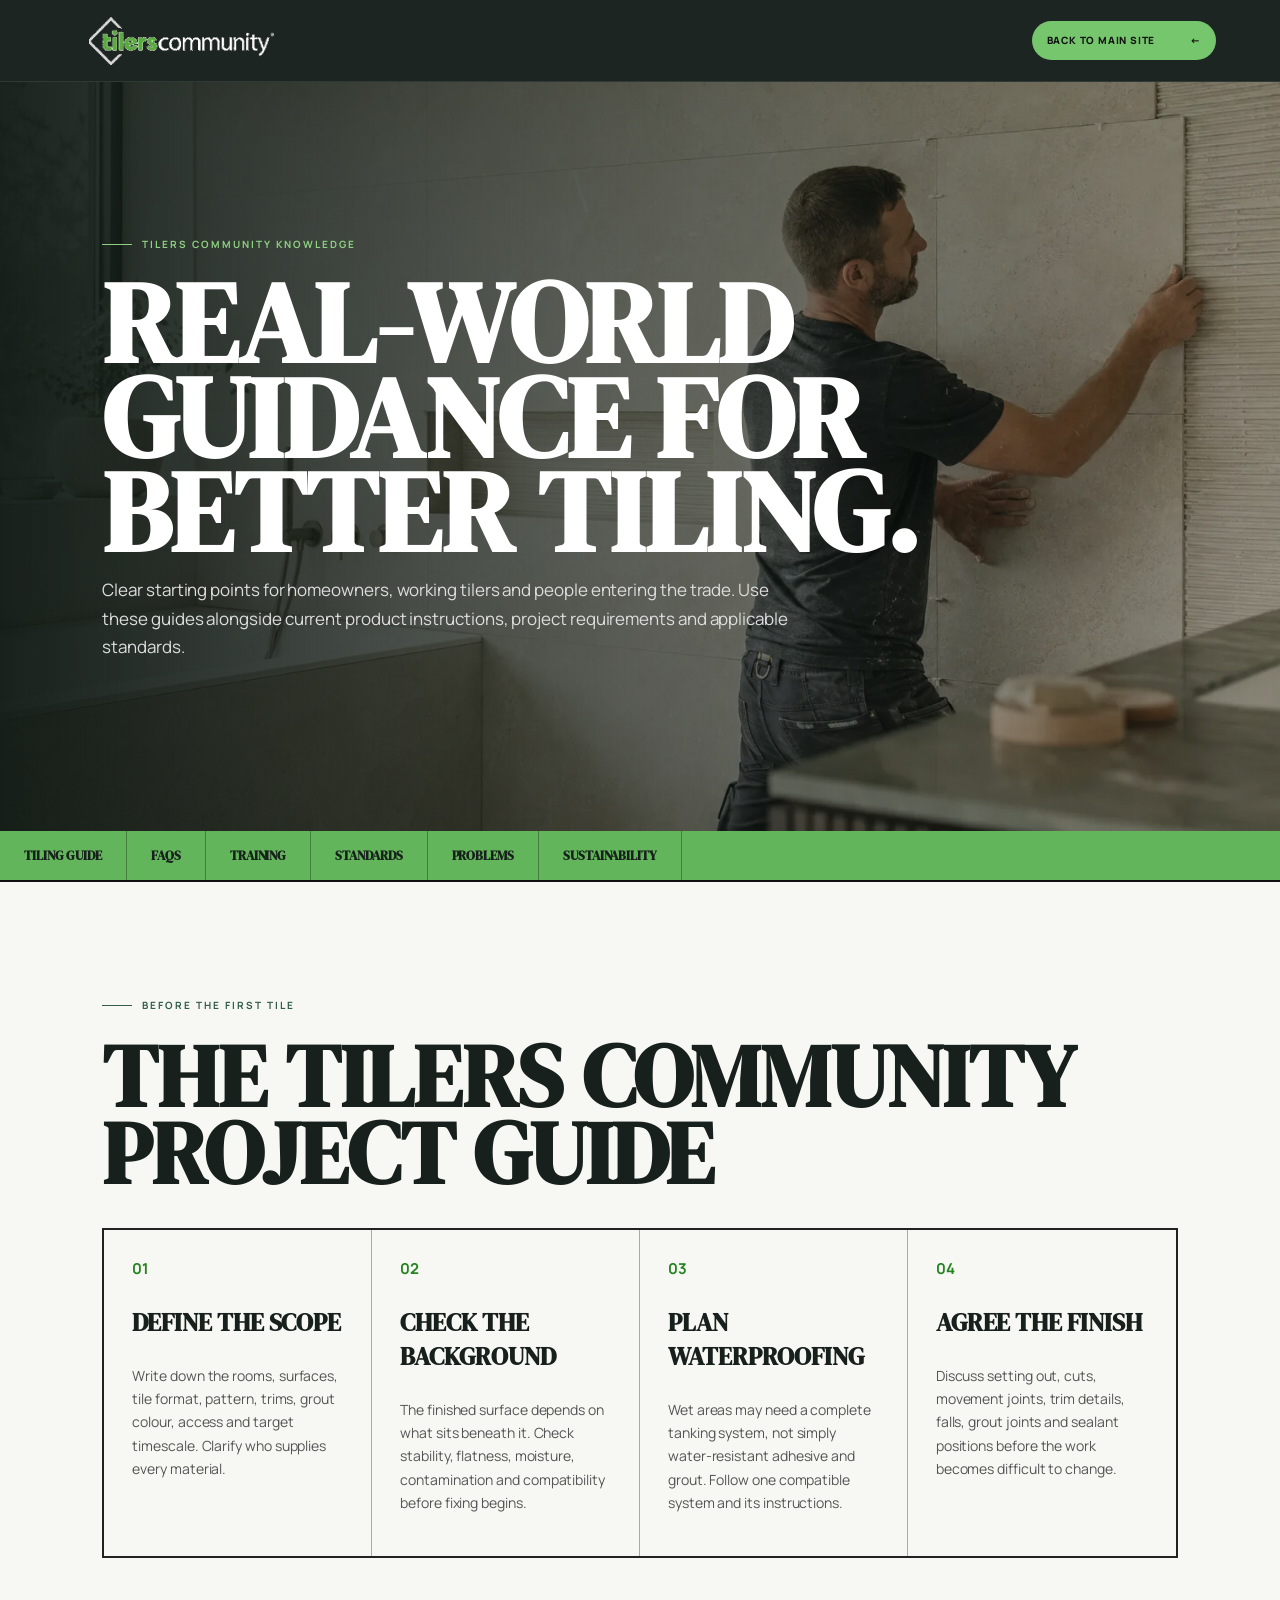
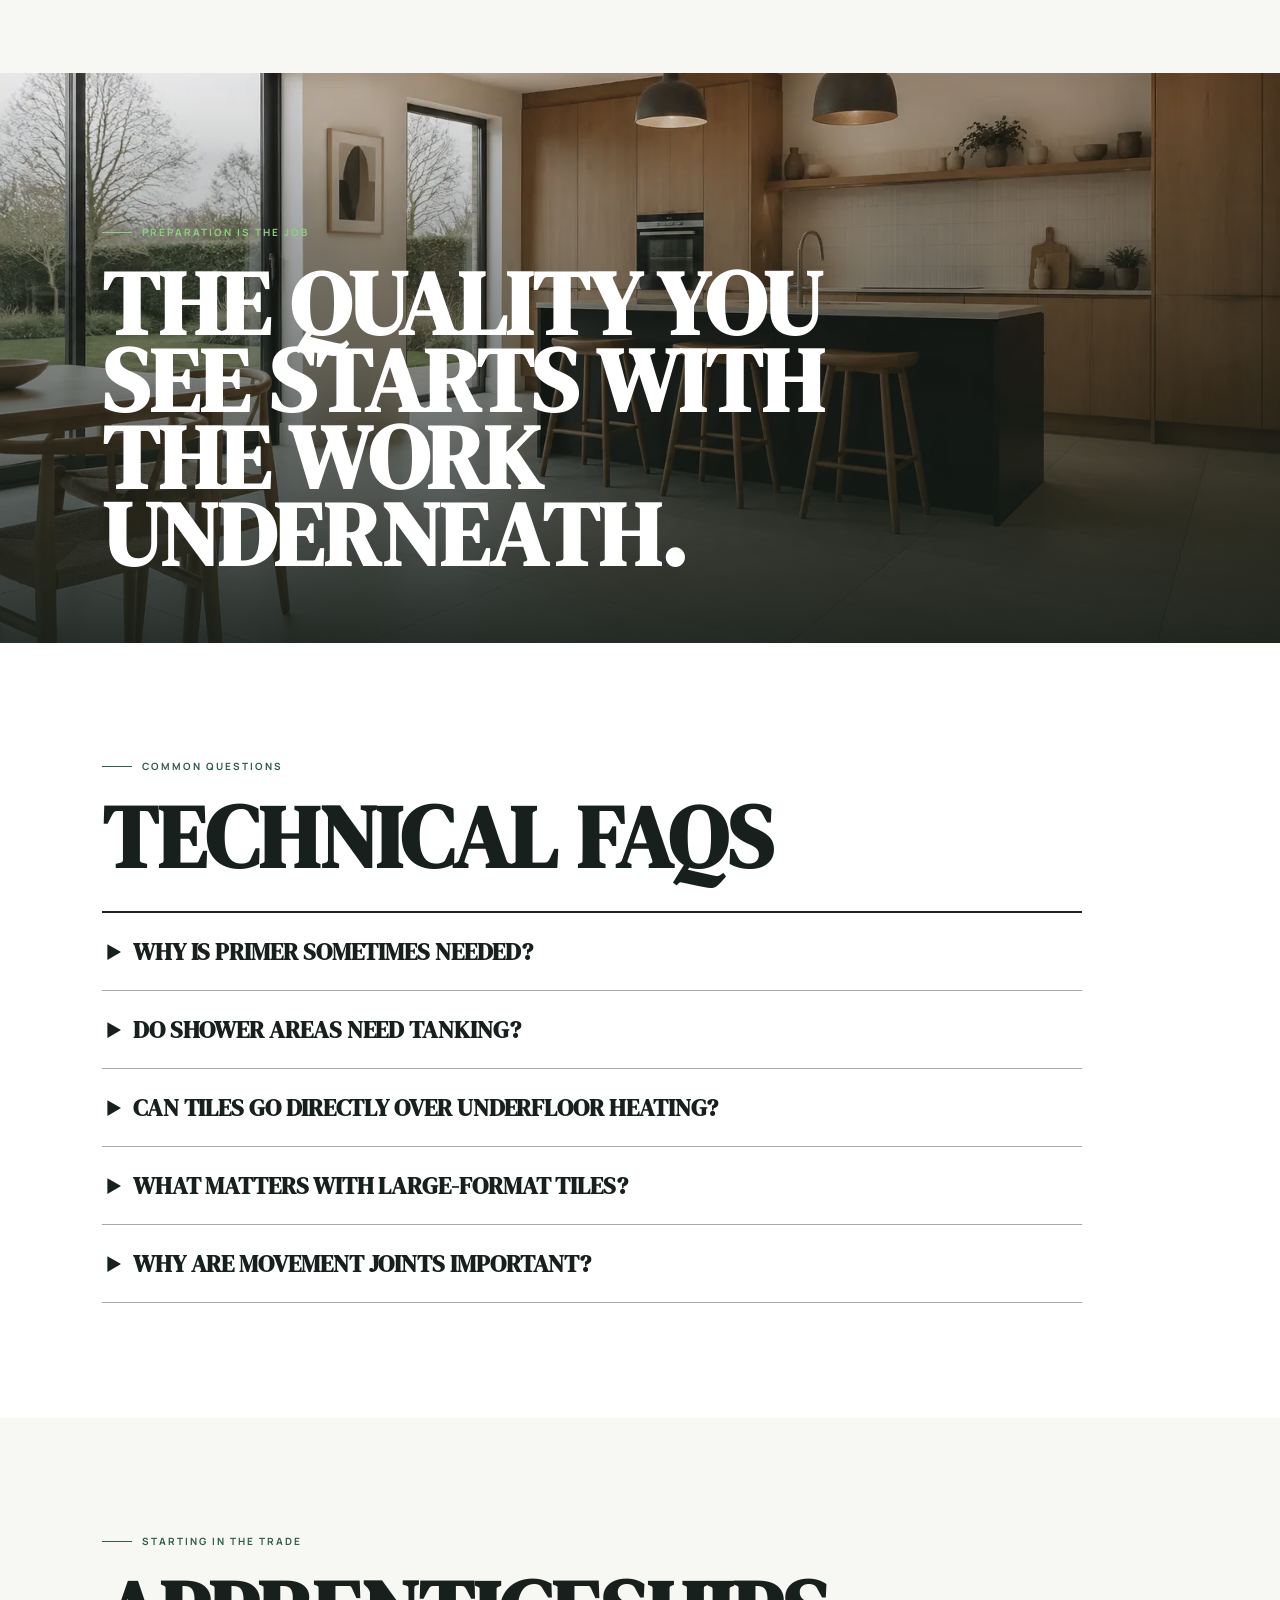
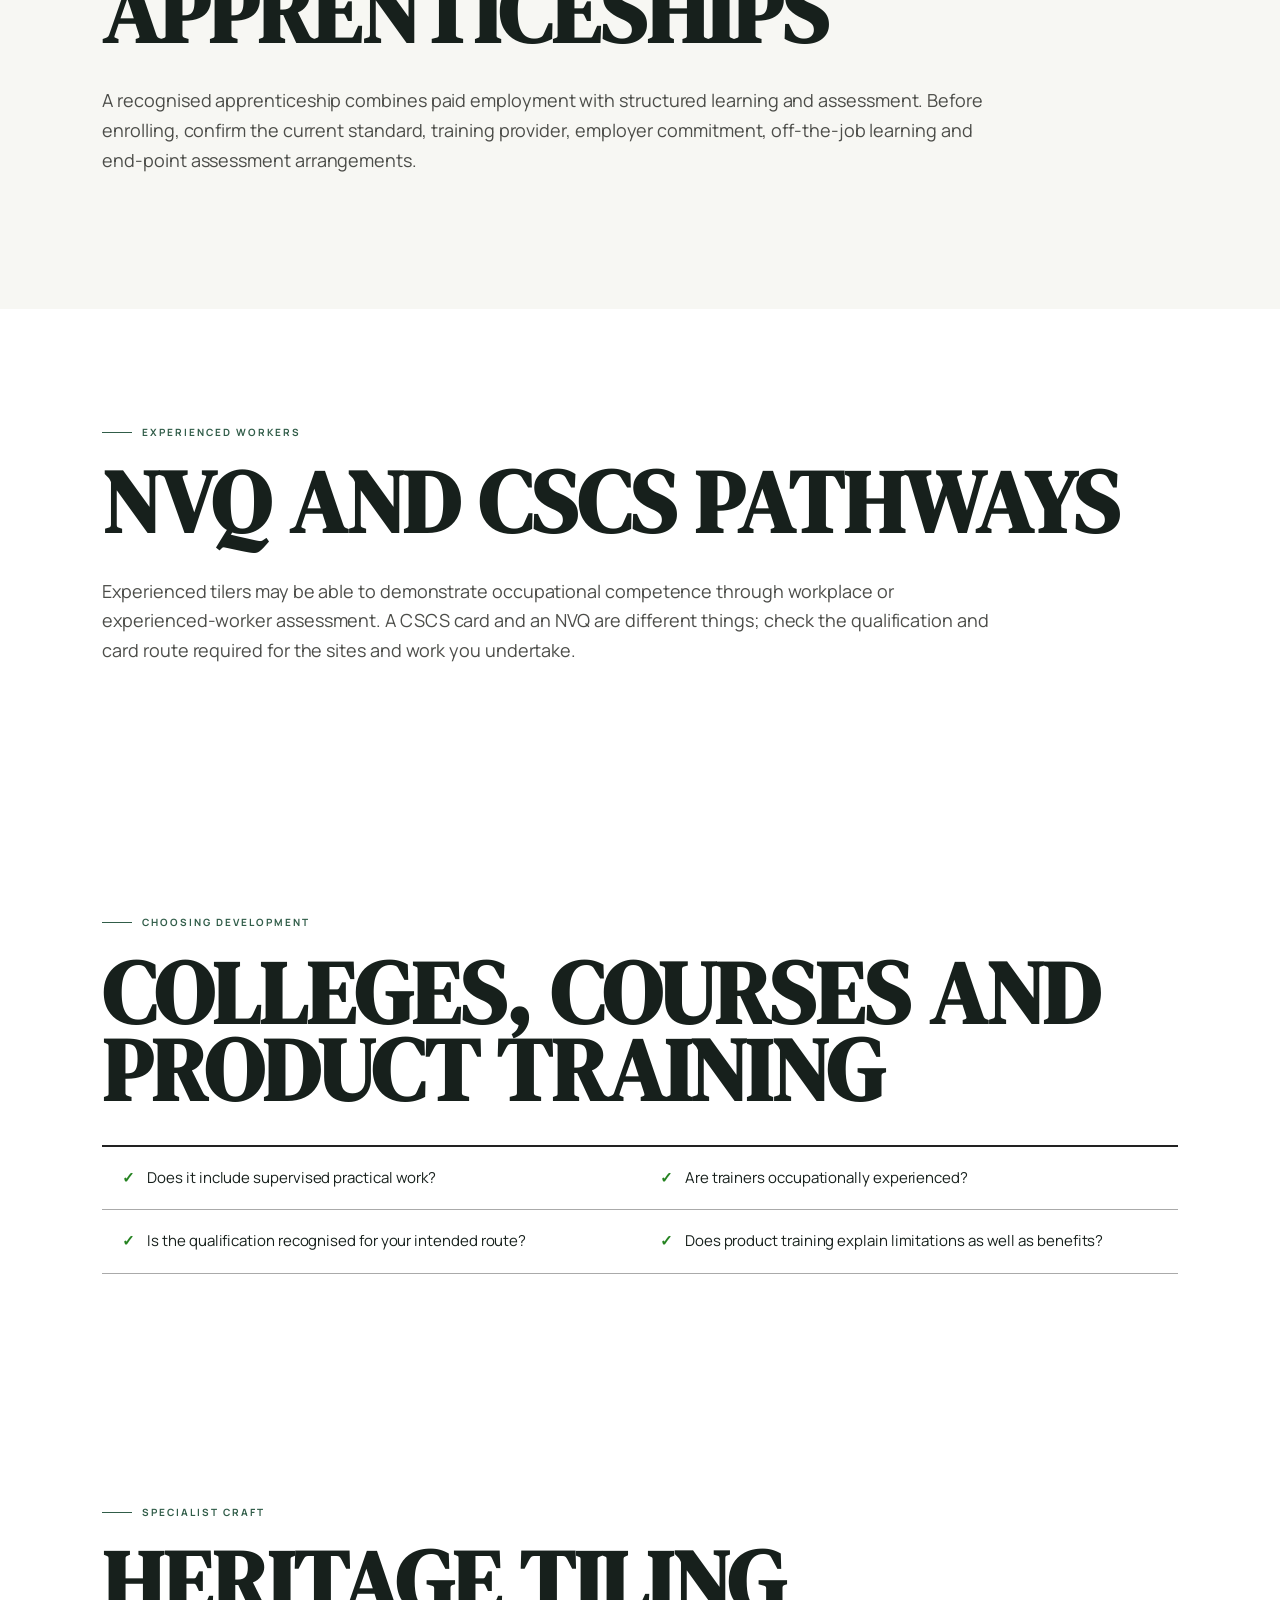
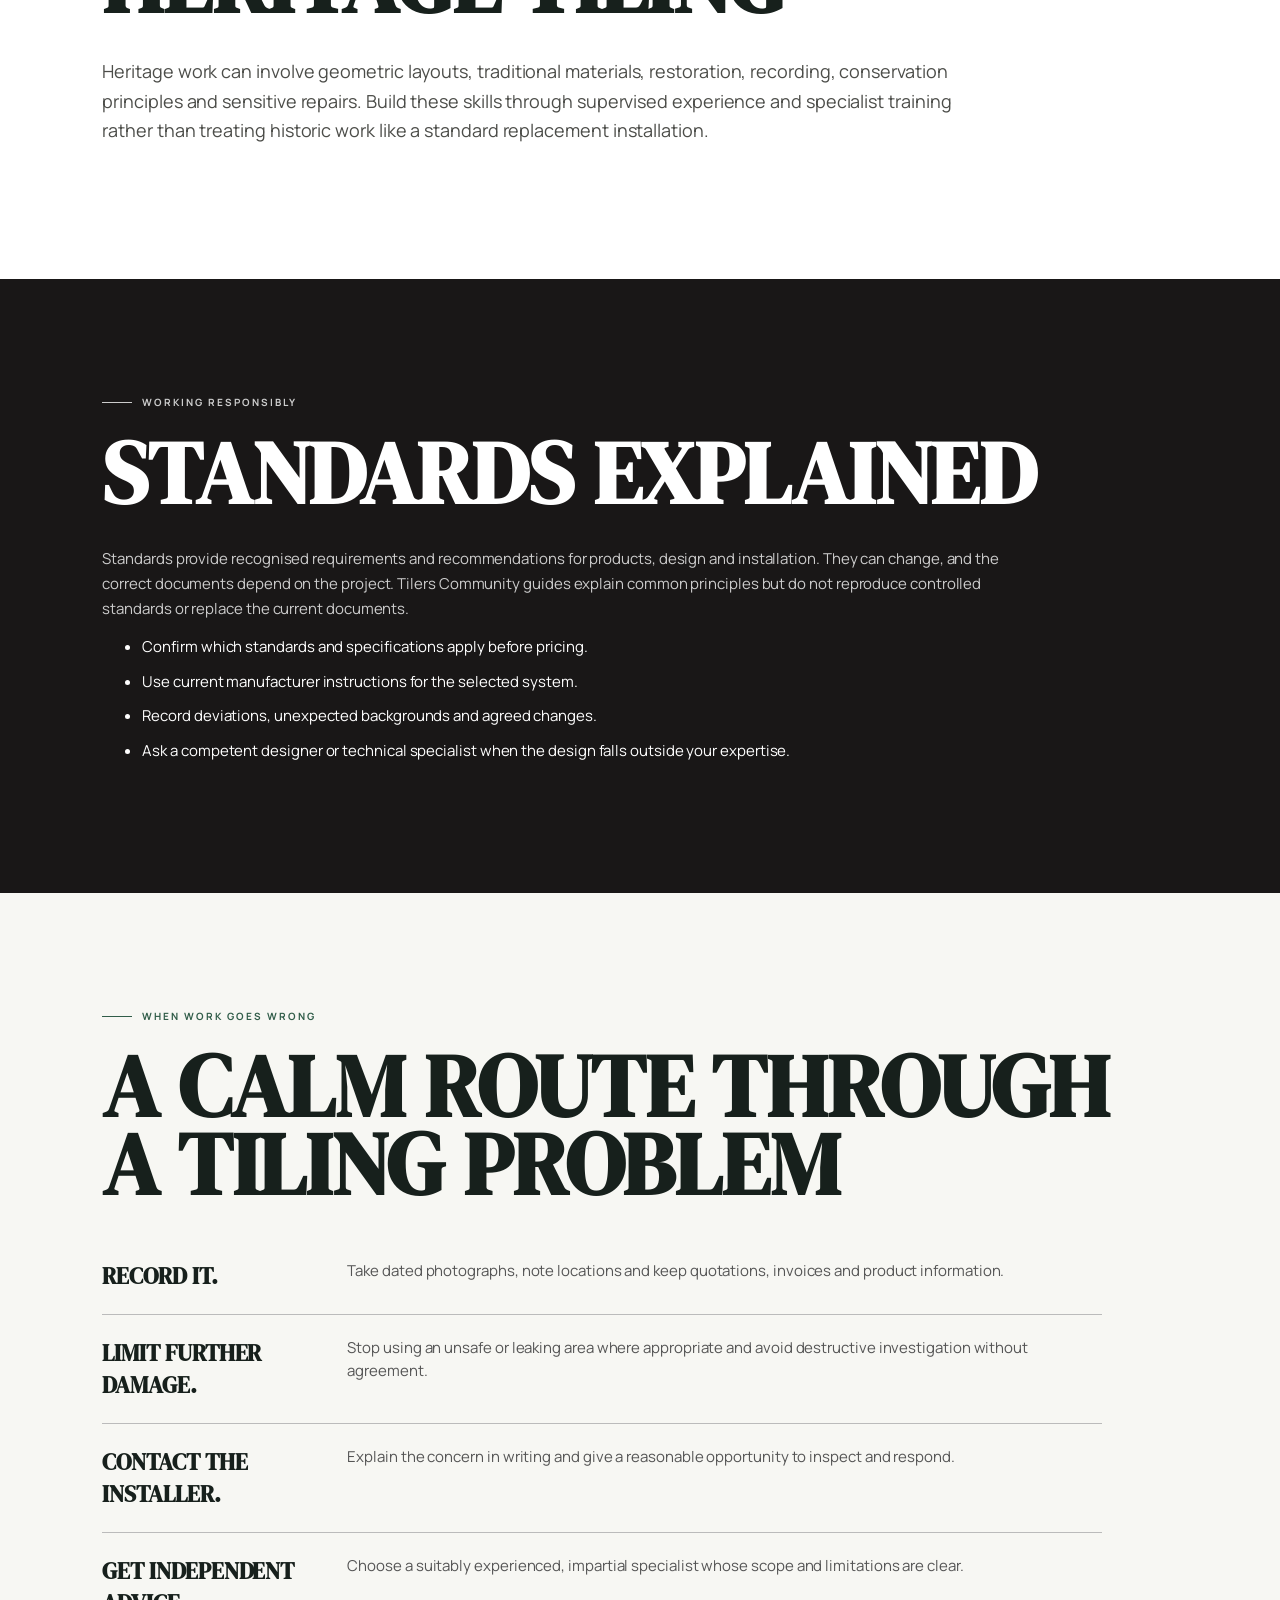
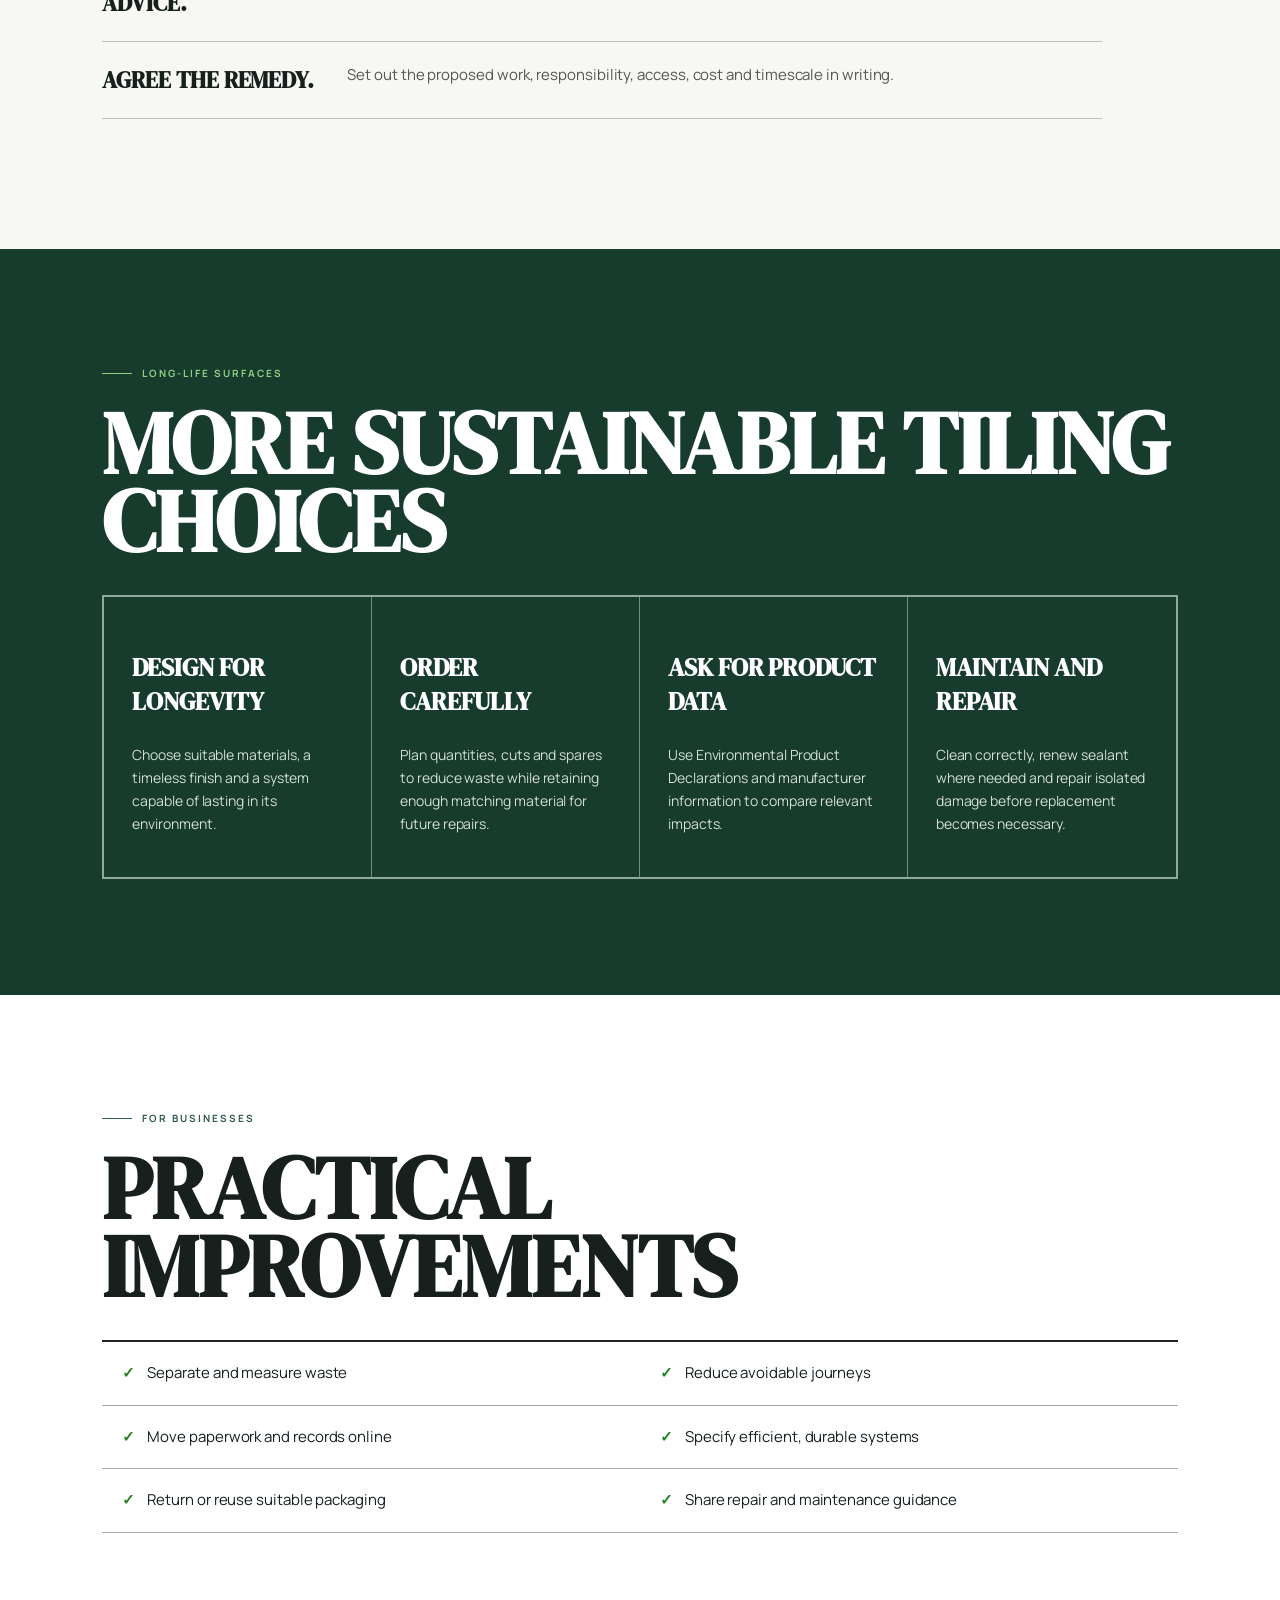
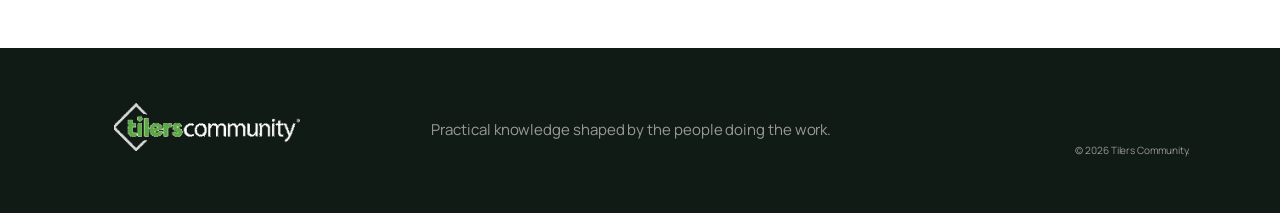
<file: resources.html>
<!doctype html>
<html lang="en">
<head>
  <meta charset="utf-8">
  <meta name="viewport" content="width=device-width,initial-scale=1">
  <meta name="description" content="Tilers Community practical guides for homeowners, tilers and independent tile businesses.">
  <title>Guides & Resources | Tilers Community</title>
  <link rel="preconnect" href="https://fonts.googleapis.com">
  <link rel="preconnect" href="https://fonts.gstatic.com" crossorigin>
  <link href="https://fonts.googleapis.com/css2?family=DM+Serif+Display&family=Manrope:wght@400;500;600;700&display=swap" rel="stylesheet">
  <link rel="stylesheet" href="styles.css">
</head>
<body class="resource-page">
  <header class="site-header resource-header"><a class="brand brand-image" href="index.html" aria-label="Tilers Community home"><img src="assets/tilers-community-logo-dark-bg.png" alt="Tilers Community"></a><a class="button button-green" href="index.html">Back to main site <span>←</span></a></header>
  <main>
    <section class="resource-hero"><div><p class="eyebrow">Tilers Community knowledge</p><h1>Real-world guidance for better tiling.</h1><p>Clear starting points for homeowners, working tilers and people entering the trade. Use these guides alongside current product instructions, project requirements and applicable standards.</p></div></section>
    <nav class="resource-nav" aria-label="Resource topics"><a href="#tiling-guide">Tiling guide</a><a href="#faqs">FAQs</a><a href="#training">Training</a><a href="#standards">Standards</a><a href="#problems">Problems</a><a href="#sustainability">Sustainability</a></nav>

    <section id="tiling-guide" class="resource-section"><p class="eyebrow dark">Before the first tile</p><h2>The Tilers Community project guide</h2><div class="resource-cards"><article><b>01</b><h3>Define the scope</h3><p>Write down the rooms, surfaces, tile format, pattern, trims, grout colour, access and target timescale. Clarify who supplies every material.</p></article><article><b>02</b><h3>Check the background</h3><p>The finished surface depends on what sits beneath it. Check stability, flatness, moisture, contamination and compatibility before fixing begins.</p></article><article><b>03</b><h3>Plan waterproofing</h3><p>Wet areas may need a complete tanking system, not simply water-resistant adhesive and grout. Follow one compatible system and its instructions.</p></article><article><b>04</b><h3>Agree the finish</h3><p>Discuss setting out, cuts, movement joints, trim details, falls, grout joints and sealant positions before the work becomes difficult to change.</p></article></div></section>

    <section class="trade-image-break"><div><p class="eyebrow">Preparation is the job</p><h2>The quality you see starts with the work underneath.</h2></div></section>

    <section id="faqs" class="resource-section alternate"><p class="eyebrow dark">Common questions</p><h2>Technical FAQs</h2><div class="faq-list"><details><summary>Why is primer sometimes needed?</summary><p>A suitable primer can improve adhesion, control substrate porosity and help the chosen preparation or fixing product perform consistently. The correct primer depends on the background and system being used.</p></details><details><summary>Do shower areas need tanking?</summary><p>Tiles and grout alone should not be treated as the waterproof layer. The substrate, exposure and system specification determine the waterproofing required. Follow the complete tanking-system instructions.</p></details><details><summary>Can tiles go directly over underfloor heating?</summary><p>The base must be suitable, properly commissioned and prepared. Heating should be controlled before, during and after installation, with appropriate adhesives, movement provision and gradual recommissioning.</p></details><details><summary>What matters with large-format tiles?</summary><p>Flat backgrounds, correct handling, suitable adhesive coverage, appropriate trowelling and careful lifting/checking are essential. Large tiles make background variation much less forgiving.</p></details><details><summary>Why are movement joints important?</summary><p>Tiled finishes and backgrounds move. Movement accommodation should be planned at relevant perimeters, structural or existing joints, changes in background and other required positions rather than filled rigidly.</p></details></div></section>

    <section id="apprenticeships" class="resource-section"><p class="eyebrow dark">Starting in the trade</p><h2>Apprenticeships</h2><p class="resource-lead">A recognised apprenticeship combines paid employment with structured learning and assessment. Before enrolling, confirm the current standard, training provider, employer commitment, off-the-job learning and end-point assessment arrangements.</p></section>
    <section id="qualifications" class="resource-section compact"><p class="eyebrow dark">Experienced workers</p><h2>NVQ and CSCS pathways</h2><p class="resource-lead">Experienced tilers may be able to demonstrate occupational competence through workplace or experienced-worker assessment. A CSCS card and an NVQ are different things; check the qualification and card route required for the sites and work you undertake.</p></section>
    <section id="training" class="resource-section compact"><p class="eyebrow dark">Choosing development</p><h2>Colleges, courses and product training</h2><div class="check-grid"><span>Does it include supervised practical work?</span><span>Are trainers occupationally experienced?</span><span>Is the qualification recognised for your intended route?</span><span>Does product training explain limitations as well as benefits?</span></div></section>
    <section id="heritage" class="resource-section compact"><p class="eyebrow dark">Specialist craft</p><h2>Heritage tiling</h2><p class="resource-lead">Heritage work can involve geometric layouts, traditional materials, restoration, recording, conservation principles and sensitive repairs. Build these skills through supervised experience and specialist training rather than treating historic work like a standard replacement installation.</p></section>

    <section id="standards" class="resource-section dark-resource"><p class="eyebrow">Working responsibly</p><h2>Standards explained</h2><p>Standards provide recognised requirements and recommendations for products, design and installation. They can change, and the correct documents depend on the project. Tilers Community guides explain common principles but do not reproduce controlled standards or replace the current documents.</p><ul><li>Confirm which standards and specifications apply before pricing.</li><li>Use current manufacturer instructions for the selected system.</li><li>Record deviations, unexpected backgrounds and agreed changes.</li><li>Ask a competent designer or technical specialist when the design falls outside your expertise.</li></ul></section>

    <section id="problems" class="resource-section"><p class="eyebrow dark">When work goes wrong</p><h2>A calm route through a tiling problem</h2><ol class="problem-steps"><li><strong>Record it.</strong><span>Take dated photographs, note locations and keep quotations, invoices and product information.</span></li><li><strong>Limit further damage.</strong><span>Stop using an unsafe or leaking area where appropriate and avoid destructive investigation without agreement.</span></li><li><strong>Contact the installer.</strong><span>Explain the concern in writing and give a reasonable opportunity to inspect and respond.</span></li><li><strong>Get independent advice.</strong><span>Choose a suitably experienced, impartial specialist whose scope and limitations are clear.</span></li><li><strong>Agree the remedy.</strong><span>Set out the proposed work, responsibility, access, cost and timescale in writing.</span></li></ol></section>

    <section id="sustainability" class="resource-section sustainability-resource"><p class="eyebrow">Long-life surfaces</p><h2>More sustainable tiling choices</h2><div class="resource-cards"><article><h3>Design for longevity</h3><p>Choose suitable materials, a timeless finish and a system capable of lasting in its environment.</p></article><article><h3>Order carefully</h3><p>Plan quantities, cuts and spares to reduce waste while retaining enough matching material for future repairs.</p></article><article><h3>Ask for product data</h3><p>Use Environmental Product Declarations and manufacturer information to compare relevant impacts.</p></article><article><h3>Maintain and repair</h3><p>Clean correctly, renew sealant where needed and repair isolated damage before replacement becomes necessary.</p></article></div></section>
    <section id="business-sustainability" class="resource-section compact"><p class="eyebrow dark">For businesses</p><h2>Practical improvements</h2><div class="check-grid"><span>Separate and measure waste</span><span>Reduce avoidable journeys</span><span>Move paperwork and records online</span><span>Specify efficient, durable systems</span><span>Return or reuse suitable packaging</span><span>Share repair and maintenance guidance</span></div></section>
  </main>
  <footer><a class="brand brand-image footer-brand" href="index.html"><img src="assets/tilers-community-logo-dark-bg.png" alt="Tilers Community"></a><div><p>Practical knowledge shaped by the people doing the work.</p></div><small>© <span id="year"></span> Tilers Community.</small></footer>
  <script>document.querySelector('#year').textContent=new Date().getFullYear()</script>
</body>
</html>
</file>
<file: styles.css>
:root{--green:#39e12d;--ink:#181616;--paper:#f5f5f1;--white:#fff;--grey:#d9d9d3;--muted:#6b6a67;--display:'Barlow Condensed',Impact,sans-serif;--body:'Inter',Arial,sans-serif}*{box-sizing:border-box}html{scroll-behavior:smooth}body{margin:0;background:var(--paper);color:var(--ink);font-family:var(--body);line-height:1.5}a{color:inherit;text-decoration:none}button,input{font:inherit}.site-header{position:sticky;top:0;z-index:50;height:78px;padding:0 clamp(20px,4vw,64px);background:rgba(24,22,22,.97);color:#fff;display:flex;align-items:center;justify-content:space-between;border-bottom:1px solid #333}.brand{position:relative;width:114px;height:45px;display:flex;align-items:center;font-family:var(--display);font-size:30px;font-weight:800;line-height:1}.brand span{color:#fff}.brand strong{color:var(--green);font-size:36px}.brand small{position:absolute;bottom:0;left:2px;font:600 7px var(--body);letter-spacing:.16em;text-transform:uppercase;color:#aaa}.main-nav{display:flex;align-items:center;gap:clamp(18px,2.5vw,40px);font-size:13px;font-weight:600}.main-nav a:not(.nav-login):hover{color:var(--green)}.nav-login{padding:12px 16px;border:1px solid #555}.nav-login span{color:var(--green);margin-left:12px}.menu-button{display:none;background:none;border:0;color:#fff}.hero{background:var(--ink);color:#fff;overflow:hidden}.hero-grid{max-width:1400px;margin:auto;display:grid;grid-template-columns:1.05fr .95fr;min-height:720px}.hero-copy{padding:clamp(80px,10vw,145px) clamp(30px,7vw,110px)}.eyebrow{margin:0 0 22px;color:var(--green);text-transform:uppercase;letter-spacing:.16em;font-size:11px;font-weight:800}.eyebrow:before{content:'';display:inline-block;width:25px;height:2px;background:currentColor;margin:0 10px 3px 0}.eyebrow.dark{color:#218c1b}.hero h1,.section-heading h2,.content-panel h2,.trade-copy h2,.brands h2,.join-section h2,.future-section h2{font:800 clamp(48px,6.5vw,94px)/.88 var(--display);text-transform:uppercase;letter-spacing:-.02em;margin:0}.hero h1 em,.section-heading h2 em{font-style:normal;color:var(--green)}.hero-intro{max-width:590px;color:#bbb;font-size:17px;margin:30px 0 36px}.button-row{display:flex;align-items:center;gap:30px;flex-wrap:wrap}.button{display:inline-flex;justify-content:space-between;align-items:center;gap:35px;border:0;padding:16px 19px;text-transform:uppercase;letter-spacing:.06em;font-size:11px;font-weight:800;cursor:pointer;transition:.2s}.button-green{background:var(--green);color:#111}.button-dark{background:var(--ink);color:#fff}.button:hover{transform:translateY(-2px);box-shadow:0 8px 0 rgba(0,0,0,.18)}.text-link{font-size:12px;text-transform:uppercase;font-weight:700;border-bottom:1px solid #666;padding-bottom:5px}.hero-visual{position:relative;min-height:600px}.hero-photo{position:absolute;inset:60px 0 0;background:linear-gradient(180deg,transparent 60%,rgba(24,22,22,.9)),url('https://images.unsplash.com/photo-1600607687939-ce8a6c25118c?auto=format&fit=crop&w=1100&q=85') center/cover}.stat-stamp{position:absolute;left:-55px;top:105px;width:132px;height:132px;border:3px solid #fff;border-radius:50%;background:var(--ink);display:flex;flex-direction:column;justify-content:center;align-items:center;transform:rotate(-8deg);z-index:2}.stat-stamp strong{font:800 42px var(--display);color:var(--green)}.stat-stamp span{text-align:center;text-transform:uppercase;font-size:8px;font-weight:700}.tile-mark{position:absolute;width:165px;height:165px;border:14px solid var(--green);transform:rotate(45deg);right:8%;bottom:40px}.ticker{display:flex;justify-content:space-around;gap:35px;white-space:nowrap;padding:18px;background:var(--green);color:#111;font:800 18px var(--display);letter-spacing:.1em;overflow:hidden}.ticker i{font-style:normal}.section-pad{padding:clamp(75px,10vw,140px) clamp(22px,7vw,100px)}.finder{background:#efefe9}.section-heading{max-width:850px;margin-bottom:50px}.section-heading h2{font-size:clamp(44px,5.5vw,76px)}.section-heading p:last-child{max-width:650px;color:var(--muted)}.finder-card{max-width:1050px;background:#fff;border:1px solid #ccc;box-shadow:12px 12px 0 var(--green);padding:clamp(22px,4vw,55px)}.finder-tabs{display:flex;border-bottom:1px solid #ccc;margin-bottom:35px}.finder-tabs button{background:none;border:0;padding:0 30px 15px 0;margin-right:25px;text-transform:uppercase;font:800 18px var(--display);cursor:pointer;color:#888}.finder-tabs button.active{color:#111;border-bottom:4px solid var(--green)}#finder-form label{display:block;text-transform:uppercase;font-size:10px;font-weight:800;letter-spacing:.1em;margin-bottom:8px}.search-row{display:grid;grid-template-columns:1fr auto}.search-row input{min-width:0;border:2px solid #222;padding:16px;background:#f8f8f5}.form-message{margin:12px 0 0;font-size:13px;font-weight:600}.trust-points{display:flex;gap:28px;flex-wrap:wrap;margin-top:28px;font-size:11px;text-transform:uppercase;font-weight:700}.trust-points span:First-letter{color:var(--green)}.split-section{display:grid;grid-template-columns:1fr 1fr;background:var(--ink);color:#fff;padding:0}.image-panel{min-height:820px;position:relative}.homeowner-photo{background:url('https://images.unsplash.com/photo-1600566753086-00f18fb6b3ea?auto=format&fit=crop&w=1200&q=85') center/cover}.outlined-diamond{position:absolute;width:180px;height:180px;border:15px solid var(--green);transform:rotate(45deg);right:-90px;top:37%}.content-panel{padding:clamp(60px,8vw,120px);position:relative}.content-panel h2,.trade-copy h2{font-size:clamp(48px,5vw,72px)}.content-panel>p{color:#aaa;max-width:560px}.feature-list{list-style:none;padding:20px 0;margin:25px 0}.feature-list li{display:flex;gap:20px;border-top:1px solid #444;padding:20px 0}.feature-list li>span{font:700 18px var(--display);color:var(--green)}.feature-list strong{display:block;text-transform:uppercase;font:700 19px var(--display)}.feature-list small{color:#aaa}.retailer-section{background:var(--green)}.retailer-section .eyebrow{color:#111}.retailer-section .eyebrow:before{background:#111}.retailer-section em{color:#fff;text-shadow:2px 2px #111}.retailer-grid{display:grid;grid-template-columns:.7fr 1.3fr;gap:50px;margin:50px 0}.number-block{display:flex;align-items:flex-end;gap:20px}.number-block strong{font:900 clamp(110px,18vw,240px)/.7 var(--display)}.number-block span{font:800 16px var(--display);text-transform:uppercase}.benefits{display:grid;grid-template-columns:repeat(3,1fr);border-top:2px solid #111}.benefits article{padding:25px 22px;border-right:1px solid rgba(0,0,0,.3)}.benefits b{font:700 14px var(--display)}.benefits h3{font:800 27px var(--display);text-transform:uppercase}.benefits p{font-size:13px}.trade-section{background:var(--ink);color:#fff;display:grid;grid-template-columns:1fr 1fr;padding:0}.trade-copy{padding:clamp(75px,8vw,125px)}.trade-copy>p{color:#aaa}.trade-copy blockquote{border-left:3px solid var(--green);padding-left:22px;margin:35px 0;font:700 23px var(--display);text-transform:uppercase}.trade-photo{min-height:720px;position:relative;background:linear-gradient(0deg,rgba(24,22,22,.65),transparent),url('https://images.unsplash.com/photo-1581858726788-75bc0f6a952d?auto=format&fit=crop&w=1200&q=85') center/cover}.green-diamond{position:absolute;width:170px;height:170px;background:var(--green);transform:rotate(45deg);left:-85px;top:35%;mix-blend-mode:multiply}.photo-label{position:absolute;bottom:45px;left:45px;text-transform:uppercase;font:800 45px/.9 var(--display)}.guides{background:#f2f2ed}.guide-grid{display:grid;grid-template-columns:1fr 1fr;gap:50px}.featured-guide{border:2px solid #222;background:#fff}.guide-image{height:340px;background:url('https://images.unsplash.com/photo-1562259949-e8e7689d7828?auto=format&fit=crop&w=1000&q=85') center/cover}.guide-content{padding:30px}.guide-content small,.guide-list small{text-transform:uppercase;color:#288f21;font-size:9px;font-weight:800;letter-spacing:.12em}.guide-content h3{font:800 34px var(--display);text-transform:uppercase;margin:8px 0}.guide-content a{font-size:11px;text-transform:uppercase;font-weight:800}.guide-list{border-top:2px solid #222}.guide-list a{display:grid;grid-template-columns:35px 1fr auto;gap:14px;align-items:center;padding:22px 5px;border-bottom:1px solid #bbb;transition:.2s}.guide-list a:hover{padding-left:14px;background:#fff}.guide-list span{font:700 16px var(--display);color:#999}.guide-list strong{display:block;font:700 22px var(--display);text-transform:uppercase}.brands{background:var(--ink);color:#fff}.brands h2{font-size:clamp(45px,5vw,70px);max-width:700px}.brand-strip{display:grid;grid-template-columns:repeat(5,1fr);margin-top:45px;border:1px solid #555}.brand-strip span{min-height:120px;display:flex;align-items:center;justify-content:center;border-right:1px solid #555;font:700 20px var(--display);color:#aaa}.brand-strip span:nth-child(even){background:var(--green);color:#111}.join-section{background:var(--green);display:flex;align-items:flex-end;justify-content:space-between;gap:40px}.join-section>div{max-width:770px}.join-section h2{font-size:clamp(58px,7vw,100px)}.join-section p{max-width:650px}.future-section{background:#fff;display:flex;justify-content:space-between;gap:40px;align-items:center}.future-section>div{max-width:800px}.future-section h2{font-size:clamp(42px,5vw,70px)}.status-pill{background:#eee;border:1px solid #bbb;border-radius:99px;padding:13px 20px;text-transform:uppercase;font-size:10px;font-weight:800;white-space:nowrap}footer{background:#111;color:#999;padding:55px clamp(22px,7vw,100px);display:grid;grid-template-columns:.5fr 1fr auto;gap:40px;align-items:end;border-top:1px solid #333}.footer-brand{align-self:start}footer nav{display:flex;gap:20px;flex-wrap:wrap;margin-top:18px;color:#fff;font-size:12px}footer>small{font-size:10px}.reveal{opacity:0;transform:translateY(25px);transition:opacity .7s,transform .7s}.reveal.visible{opacity:1;transform:none}
@media(max-width:900px){.main-nav{display:none;position:absolute;top:78px;left:0;right:0;background:#181616;padding:25px;flex-direction:column;align-items:stretch;border-top:1px solid #444}.main-nav.open{display:flex}.menu-button{display:flex;align-items:center;gap:5px}.menu-button span{display:none}.menu-button b{text-transform:uppercase;font-size:11px}.hero-grid,.split-section,.trade-section,.guide-grid{grid-template-columns:1fr}.hero-grid{min-height:auto}.hero-copy{padding:80px 24px 50px}.hero-visual{min-height:500px}.stat-stamp{left:25px}.outlined-diamond{right:30px;top:auto;bottom:-80px}.image-panel{min-height:520px}.retailer-grid{grid-template-columns:1fr}.benefits{grid-template-columns:1fr}.benefits article{border-right:0;border-bottom:1px solid rgba(0,0,0,.25)}.trade-photo{min-height:550px}.green-diamond{left:35px}.brand-strip{grid-template-columns:1fr 1fr}.brand-strip span{border-bottom:1px solid #555}.join-section,.future-section{align-items:flex-start;flex-direction:column}footer{grid-template-columns:1fr}}
@media(max-width:560px){.site-header{height:68px}.main-nav{top:68px}.hero h1{font-size:54px}.hero-photo{inset:0}.hero-visual{min-height:430px}.stat-stamp{width:105px;height:105px;top:25px}.tile-mark{width:115px;height:115px;border-width:10px}.ticker{justify-content:flex-start}.section-pad{padding:75px 20px}.search-row{grid-template-columns:1fr}.search-row .button{width:100%}.trust-points{flex-direction:column;gap:10px}.content-panel,.trade-copy{padding:75px 22px}.image-panel{min-height:400px}.retailer-grid{gap:25px}.number-block strong{font-size:140px}.number-block span{font-size:12px}.guide-image{height:250px}.guide-list strong{font-size:18px}.photo-label{left:22px;font-size:38px}.brand-strip span{min-height:90px}.brand-strip{grid-template-columns:1fr 1fr}footer{padding:45px 22px}}
@media(prefers-reduced-motion:reduce){html{scroll-behavior:auto}.reveal{opacity:1;transform:none;transition:none}.button{transition:none}}

/* Tilers Community identity and expanded stakeholder content */
.brand-image{width:220px;height:52px;overflow:hidden}
.brand-image img{width:100%;height:100%;object-fit:contain;filter:brightness(0) invert(1)}
.finder-identity{display:block;width:min(100%,430px);height:auto;margin:0 0 34px;background:#111;border:1px solid #222}
.manufacturer-section{background:#fff}
.manufacturer-section .section-heading h2{font-size:clamp(48px,6vw,82px)}
.manufacturer-section .section-heading>p:last-child{font-size:17px}
.manufacturer-grid{display:grid;grid-template-columns:repeat(3,1fr);border:2px solid #222;margin:45px 0}
.manufacturer-grid article{padding:35px;border-right:1px solid #bbb}
.manufacturer-grid article:last-child{border-right:0}
.manufacturer-grid span{font:800 18px var(--display);color:#279e20}
.manufacturer-grid h3{font:800 28px var(--display);text-transform:uppercase;margin:14px 0}
.manufacturer-grid p{font-size:13px;color:var(--muted)}
.brands-intro{max-width:620px;color:#aaa}
.footer-brand{width:230px}
@media(max-width:900px){.manufacturer-grid{grid-template-columns:1fr}.manufacturer-grid article{border-right:0;border-bottom:1px solid #bbb}.manufacturer-grid article:last-child{border-bottom:0}}
@media(max-width:560px){.brand-image{width:175px;height:42px}.finder-identity{margin-bottom:24px}}

/* Expanded community, directory, learning and technical content */
.finder-tabs{overflow-x:auto;scrollbar-width:thin}.finder-tabs button{white-space:nowrap}
.facebook-community{background:#171515;color:#fff}.community-proof{display:grid;grid-template-columns:1.3fr .7fr;gap:70px;align-items:end}.community-proof h2,.knowledge-hub h2,.technical-hub h2,.member-benefits h2,.sustainability h2,.news-events h2{font:800 clamp(46px,6vw,82px)/.9 var(--display);text-transform:uppercase;margin:0}.community-proof>div:first-child>p{color:#aaa;max-width:720px}.community-number{border:2px solid var(--green);padding:35px}.community-number strong{display:block;color:var(--green);font:900 clamp(65px,9vw,120px)/.8 var(--display)}.community-number span{text-transform:uppercase;font:800 20px var(--display)}.community-number p{color:#aaa;font-size:13px}.how-it-works{display:grid;grid-template-columns:repeat(3,1fr);margin-top:70px;border-top:1px solid #555}.how-it-works article{padding:30px;border-right:1px solid #444}.how-it-works b,.hub-grid span{color:var(--green);font:800 16px var(--display)}.how-it-works h3,.hub-grid h3,.benefit-grid h3,.event-grid h3{font:800 26px var(--display);text-transform:uppercase}.how-it-works p{color:#aaa;font-size:13px}
.knowledge-hub{background:#efefe9}.knowledge-hub .section-heading{max-width:1000px}.hub-grid{display:grid;grid-template-columns:repeat(2,1fr);border:2px solid #222}.hub-grid article{padding:35px;border-right:1px solid #aaa;border-bottom:1px solid #aaa}.hub-grid article:nth-child(2n){border-right:0}.hub-grid article:nth-last-child(-n+2){border-bottom:0}.hub-grid p{color:var(--muted)}.hub-grid a{font-size:11px;text-transform:uppercase;font-weight:800;border-bottom:2px solid var(--green)}
.technical-hub{background:#171515;color:#fff}.technical-intro{max-width:900px}.technical-intro>p:last-child{max-width:700px;color:#aaa}.technical-grid{display:grid;grid-template-columns:repeat(2,1fr);gap:2px;background:#555;margin-top:45px;border:2px solid #555}.technical-grid a{background:#211f1f;padding:32px;display:flex;flex-direction:column;transition:.2s}.technical-grid a:hover{background:var(--green);color:#111}.technical-grid small{text-transform:uppercase;color:var(--green);font-size:9px;font-weight:800;letter-spacing:.12em}.technical-grid a:hover small{color:#111}.technical-grid strong{font:800 30px var(--display);text-transform:uppercase;margin:10px 0}.technical-grid span{font-size:12px;color:#aaa}.technical-grid a:hover span{color:#111}.source-note{font-size:11px;color:#888;max-width:850px;margin-top:25px}
.member-benefits{background:var(--green)}.member-benefits .eyebrow{color:#111}.member-benefits .eyebrow:before{background:#111}.benefit-grid{display:grid;grid-template-columns:repeat(3,1fr);border-top:2px solid #111}.benefit-grid article{padding:30px;border-right:1px solid rgba(0,0,0,.35);border-bottom:1px solid rgba(0,0,0,.35)}.benefit-grid article:nth-child(3n){border-right:0}.benefit-grid b{font:800 14px var(--display)}.benefit-grid p{font-size:13px}
.sustainability{background:#173b2c;color:#fff;display:grid;grid-template-columns:1.2fr .8fr;gap:70px;align-items:center}.sustainability>div:first-child>p{color:#c5d6cd;max-width:700px}.sustainability-points{border-top:1px solid #6b887b}.sustainability-points span{display:flex;gap:25px;padding:20px 5px;border-bottom:1px solid #6b887b;color:var(--green);font:700 15px var(--display)}.sustainability-points b{color:#fff;text-transform:uppercase;font-size:22px}
.news-events{background:#f5f5f1}.event-grid{display:grid;grid-template-columns:repeat(3,1fr);gap:20px}.event-grid article{background:#fff;border:1px solid #bbb;padding:30px;box-shadow:6px 6px 0 #222}.event-grid small{text-transform:uppercase;color:#278d21;font-weight:800}.event-grid p{font-size:13px;color:var(--muted)}
@media(max-width:900px){.community-proof,.sustainability{grid-template-columns:1fr}.how-it-works,.benefit-grid,.event-grid{grid-template-columns:1fr}.how-it-works article,.benefit-grid article{border-right:0}.hub-grid{grid-template-columns:1fr}.hub-grid article{border-right:0!important;border-bottom:1px solid #aaa!important}.hub-grid article:last-child{border-bottom:0!important}.technical-grid{grid-template-columns:1fr}}

/* Readability, focus states, corrected logo treatment and directory results */
body{font-size:16px;color:#181616}
p{line-height:1.65}
.brand-image img{filter:none!important;object-fit:contain!important}
.brand-image{width:245px;min-width:180px}
.main-nav{gap:clamp(14px,1.8vw,28px)}
.main-nav a{font-size:12px;letter-spacing:.01em}
.hero-intro,.content-panel>p,.trade-copy>p,.technical-intro>p:last-child,.community-proof>div:first-child>p,.brands-intro{color:#d2d2ce}
.content-panel>p,.trade-copy>p{font-size:15px}
.feature-list small,.how-it-works p,.manufacturer-grid p,.benefit-grid p,.event-grid p,.hub-grid p{font-size:14px;line-height:1.55}
.button:focus-visible,a:focus-visible,button:focus-visible,input:focus-visible{outline:4px solid #ffdb4d;outline-offset:4px}
.finder-card{color:#181616}
.finder-tabs button{color:#666}
.finder-tabs button.active{color:#111}
.form-message{min-height:22px;color:#244d20}
.directory-results{display:none;margin-top:34px;border-top:2px solid #191919}
.directory-results.visible{display:block}
.results-heading{display:flex;justify-content:space-between;align-items:center;gap:20px;padding:20px 4px;border-bottom:1px solid #bbb}
.results-heading small{display:block;color:#247d1f;text-transform:uppercase;font-weight:800;letter-spacing:.1em}
.results-heading strong{display:block;font:800 27px var(--display);text-transform:uppercase}
.results-heading>span{background:#191919;color:#fff;padding:9px 12px;font-size:10px;text-transform:uppercase;font-weight:800}
.result-card{display:grid;grid-template-columns:58px 1fr auto;gap:20px;align-items:center;padding:24px 4px;border-bottom:1px solid #ccc}
.result-monogram{width:54px;height:54px;background:var(--green);display:grid;place-items:center;font:900 27px var(--display);border:2px solid #151515}
.result-type{color:#247d1f;text-transform:uppercase;font-size:9px;font-weight:800;letter-spacing:.08em}
.result-copy h3{margin:3px 0;font:800 25px var(--display);text-transform:uppercase}
.result-copy p{margin:0;color:#4f504d;font-size:13px;line-height:1.45}
.result-copy small{color:#777}
.result-card>a,.profile-button{font-size:10px;text-transform:uppercase;font-weight:800;border:0;border-bottom:2px solid var(--green);padding:4px 0;background:none;cursor:pointer;color:#181616}
.directory-source{font-size:11px;color:#62635f;margin:20px 0 0;max-width:850px}
.empty-results{padding:38px 5px}.empty-results strong{display:block;font:900 clamp(30px,5vw,48px)/.95 var(--display);text-transform:uppercase}.empty-results p{max-width:680px;color:#5d5e5a}.empty-results .button{margin-top:12px}
.source-note{color:#b8b8b3}
@media(max-width:1100px){.main-nav{display:none;position:absolute;top:78px;left:0;right:0;background:#181616;padding:25px;flex-direction:column;align-items:stretch;border-top:1px solid #444}.main-nav.open{display:flex}.menu-button{display:flex;align-items:center;gap:5px}.menu-button span{display:none}.menu-button b{text-transform:uppercase;font-size:11px}}
@media(max-width:700px){.result-card{grid-template-columns:48px 1fr}.result-card>a{grid-column:2}.results-heading{align-items:flex-start;flex-direction:column}.brand-image{width:190px}.finder-card{box-shadow:7px 7px 0 var(--green)}}

/* Internal profiles and Tilers Community resource centre */
.profile-dialog{width:min(92vw,680px);border:0;padding:0;background:#fff;color:#181616;box-shadow:0 25px 90px rgba(0,0,0,.45)}
.profile-dialog::backdrop{background:rgba(0,0,0,.78)}
.profile-dialog #profile-content{padding:clamp(35px,7vw,70px)}
.profile-dialog h2{font:900 clamp(42px,7vw,68px)/.9 var(--display);text-transform:uppercase;margin:10px 0}
.dialog-close{position:absolute;right:15px;top:10px;border:0;background:none;font-size:34px;cursor:pointer}
.profile-role{font-weight:700;color:#34732e}.profile-address{display:flex;flex-direction:column;border-block:1px solid #ccc;padding:20px 0;margin:24px 0}.profile-address small{text-transform:uppercase;color:#777}.profile-checklist{background:#f1f2ed;padding:22px;margin-bottom:24px}.profile-checklist h3{font:800 22px var(--display);text-transform:uppercase;margin-top:0}.profile-checklist li{margin:8px 0}
.knowledge-hub{position:relative;background:linear-gradient(rgba(239,239,233,.94),rgba(239,239,233,.94)),url('https://images.unsplash.com/photo-1581858726788-75bc0f6a952d?auto=format&fit=crop&w=1800&q=80') center/cover fixed}
.manufacturer-section{background:linear-gradient(rgba(255,255,255,.94),rgba(255,255,255,.94)),url('https://images.unsplash.com/photo-1600566753086-00f18fb6b3ea?auto=format&fit=crop&w=1800&q=80') center/cover}
.resource-header{position:relative}.resource-header .button{padding:12px 15px}.resource-hero{min-height:630px;padding:clamp(90px,12vw,170px) clamp(22px,8vw,120px);display:flex;align-items:end;color:#fff;background:linear-gradient(90deg,rgba(20,18,18,.95),rgba(20,18,18,.3)),url('https://images.unsplash.com/photo-1581858726788-75bc0f6a952d?auto=format&fit=crop&w=1800&q=88') center/cover}.resource-hero>div{max-width:850px}.resource-hero h1{font:900 clamp(58px,9vw,120px)/.82 var(--display);text-transform:uppercase;margin:0}.resource-hero p:last-child{max-width:700px;color:#ddd;font-size:17px}.resource-nav{position:sticky;top:0;z-index:20;display:flex;gap:0;overflow-x:auto;background:var(--green);border-bottom:2px solid #111}.resource-nav a{white-space:nowrap;padding:16px 24px;border-right:1px solid rgba(0,0,0,.3);text-transform:uppercase;font:800 13px var(--display)}.resource-section{padding:clamp(75px,9vw,125px) clamp(22px,8vw,120px);background:#f7f7f3}.resource-section.alternate,.resource-section.compact{background:#fff}.resource-section h2{font:900 clamp(48px,7vw,88px)/.88 var(--display);text-transform:uppercase;margin:0 0 35px}.resource-lead{max-width:900px;font-size:18px;color:#4c4d49}.resource-cards{display:grid;grid-template-columns:repeat(4,1fr);border:2px solid #222}.resource-cards article{padding:28px;border-right:1px solid #aaa}.resource-cards article:last-child{border-right:0}.resource-cards b{color:#258321}.resource-cards h3{font:800 25px var(--display);text-transform:uppercase}.resource-cards p{font-size:14px;color:#555}.trade-image-break{min-height:570px;display:flex;align-items:end;padding:70px clamp(22px,8vw,120px);color:#fff;background:linear-gradient(0deg,rgba(20,18,18,.9),rgba(20,18,18,.05)),url('https://images.unsplash.com/photo-1562259949-e8e7689d7828?auto=format&fit=crop&w=1800&q=88') center/cover}.trade-image-break h2{font:900 clamp(50px,7vw,90px)/.86 var(--display);text-transform:uppercase;max-width:850px;margin:0}.faq-list{max-width:980px;border-top:2px solid #222}.faq-list details{border-bottom:1px solid #aaa;padding:22px 5px}.faq-list summary{font:800 24px var(--display);text-transform:uppercase;cursor:pointer}.faq-list p{max-width:800px;color:#555}.check-grid{display:grid;grid-template-columns:repeat(2,1fr);border-top:2px solid #222}.check-grid span{padding:20px;border-bottom:1px solid #aaa}.check-grid span:before{content:'✓';color:#258321;font-weight:900;margin-right:12px}.dark-resource{background:#191717;color:#fff}.dark-resource>p{max-width:900px;color:#ccc}.dark-resource li{margin:12px 0}.problem-steps{list-style:none;padding:0;max-width:1000px}.problem-steps li{display:grid;grid-template-columns:220px 1fr;gap:25px;padding:22px 0;border-bottom:1px solid #bbb}.problem-steps strong{font:800 23px var(--display);text-transform:uppercase}.problem-steps span{color:#555}.sustainability-resource{background:#173b2c;color:#fff}.sustainability-resource .resource-cards{border-color:#8eaa9c}.sustainability-resource .resource-cards article{border-color:#6f8d7e}.sustainability-resource .resource-cards p{color:#d1ddd6}
@media(max-width:900px){.resource-cards{grid-template-columns:1fr 1fr}.resource-cards article{border-bottom:1px solid #aaa}.resource-cards article:nth-child(2n){border-right:0}.problem-steps li{grid-template-columns:1fr;gap:5px}}
@media(max-width:560px){.resource-header .button{font-size:9px;gap:8px}.resource-cards,.check-grid{grid-template-columns:1fr}.resource-cards article{border-right:0}.resource-nav{top:0}.trade-image-break{min-height:440px}.resource-hero{min-height:540px}.profile-dialog #profile-content{padding:50px 25px 30px}}

/* Customer-first homepage */
.customer-hero{min-height:760px;display:grid;grid-template-columns:1fr 1fr;background:#171515;color:#fff}.customer-hero-copy{padding:clamp(80px,10vw,150px) clamp(25px,7vw,105px);display:flex;flex-direction:column;justify-content:center}.customer-hero h1{font:900 clamp(62px,8vw,112px)/.83 var(--display);text-transform:uppercase;margin:0;max-width:750px}.customer-hero-copy>p:not(.eyebrow){max-width:650px;color:#d6d6d1;font-size:18px}.hero-trust{display:flex;gap:18px;flex-wrap:wrap;margin:18px 0 32px}.hero-trust span{font-size:11px;text-transform:uppercase;font-weight:800}.customer-hero-copy .button{align-self:flex-start}.customer-hero-image{min-height:650px;position:relative;background:linear-gradient(0deg,rgba(18,16,16,.8),rgba(18,16,16,.05)),url('https://images.unsplash.com/photo-1600607687939-ce8a6c25118c?auto=format&fit=crop&w=1300&q=88') center/cover}.hero-image-label{position:absolute;bottom:50px;left:45px}.hero-image-label strong,.hero-image-label span{display:block;text-transform:uppercase;font:900 clamp(35px,5vw,65px)/.85 var(--display)}.hero-image-label span{color:var(--green)}
.customer-finder{background:#efefe9}.finder-intro{max-width:900px;margin-bottom:45px}.finder-intro h2,.project-types h2,.customer-how h2,.questions-section h2,.quote-section h2,.customer-reassurance h2{font:900 clamp(48px,6.5vw,86px)/.88 var(--display);text-transform:uppercase;margin:0}.finder-intro>p:last-child{max-width:700px;color:#555}.customer-finder .finder-card{max-width:1200px}.customer-finder .finder-identity{width:min(100%,360px)}
.project-types{background:#fff}.project-grid{display:grid;grid-template-columns:repeat(2,1fr);gap:18px}.project-grid article{min-height:440px;display:flex;align-items:end;position:relative;overflow:hidden;background-position:center;background-size:cover}.project-grid article:before{content:'';position:absolute;inset:0;background:linear-gradient(0deg,rgba(15,14,14,.94),rgba(15,14,14,.08));transition:.3s}.project-grid article:hover:before{background:linear-gradient(0deg,rgba(15,14,14,.96),rgba(15,14,14,.25))}.project-grid article>div{position:relative;color:#fff;padding:35px;z-index:1}.project-grid small{color:var(--green);text-transform:uppercase;font-weight:800}.project-grid h3{font:900 clamp(32px,4vw,48px)/.9 var(--display);text-transform:uppercase;margin:8px 0}.project-grid p{color:#ddd;max-width:470px}.project-bathroom{background-image:url('https://images.unsplash.com/photo-1600566753190-17f0baa2a6c3?auto=format&fit=crop&w=1100&q=85')}.project-kitchen{background-image:url('https://images.unsplash.com/photo-1600585154340-be6161a56a0c?auto=format&fit=crop&w=1100&q=85')}.project-floor{background-image:url('https://images.unsplash.com/photo-1600566753086-00f18fb6b3ea?auto=format&fit=crop&w=1100&q=85')}.project-outdoor{background-image:url('https://images.unsplash.com/photo-1600607688969-a5bfcd646154?auto=format&fit=crop&w=1100&q=85')}
.customer-how{background:#171515;color:#fff}.customer-how .section-heading h2{color:#fff}.customer-steps{display:grid;grid-template-columns:repeat(4,1fr);border-top:2px solid var(--green)}.customer-steps article{padding:30px 25px;border-right:1px solid #4c4a4a}.customer-steps article:last-child{border-right:0}.customer-steps b{font:800 17px var(--display);color:var(--green)}.customer-steps h3{font:900 28px var(--display);text-transform:uppercase}.customer-steps p{font-size:14px;color:#ccc}
.prepare-section{display:grid;grid-template-columns:1fr 1fr;background:#f2f2ed}.prepare-image{min-height:850px;background:linear-gradient(0deg,rgba(0,0,0,.35),transparent),url('https://images.unsplash.com/photo-1562259949-e8e7689d7828?auto=format&fit=crop&w=1200&q=88') center/cover}.prepare-copy{padding:clamp(70px,8vw,120px)}.prepare-copy h2{font:900 clamp(48px,6vw,82px)/.87 var(--display);text-transform:uppercase;margin:0}.prepare-copy>p{color:#555}.prepare-copy ul{list-style:none;padding:0;margin:35px 0}.prepare-copy li{display:grid;grid-template-columns:180px 1fr;gap:20px;padding:17px 0;border-top:1px solid #bbb}.prepare-copy strong{font:800 19px var(--display);text-transform:uppercase}.prepare-copy span{font-size:13px;color:#555}
.questions-section{background:#fff}.questions-section .section-heading>p:last-child{max-width:760px;color:#555}.question-grid{display:grid;grid-template-columns:repeat(2,1fr);border-top:2px solid #222}.question-grid article{display:grid;grid-template-columns:45px 1fr;gap:15px;padding:25px 10px;border-bottom:1px solid #bbb}.question-grid article:nth-child(odd){border-right:1px solid #bbb}.question-grid span{font:800 17px var(--display);color:#278b21}.question-grid p{margin:0;font:800 22px/1.1 var(--display);text-transform:uppercase}
.quote-section{display:grid;grid-template-columns:1.15fr .85fr;gap:70px;align-items:end;background:var(--green)}.quote-copy p{max-width:720px}.quote-checklist{display:grid;grid-template-columns:1fr 1fr;border-top:2px solid #111}.quote-checklist span{padding:20px 8px;border-bottom:1px solid rgba(0,0,0,.4);font:800 18px var(--display);text-transform:uppercase}.quote-checklist span:before{content:'✓';margin-right:10px}
.customer-reassurance{display:grid;grid-template-columns:1.2fr .8fr;gap:70px;align-items:center;background:#f3f3ee}.customer-reassurance>div:first-child>p{max-width:750px;color:#555}.reassurance-card{background:#171515;color:#fff;padding:45px;border-left:10px solid var(--green)}.reassurance-card strong{font:900 28px var(--display);text-transform:uppercase;color:var(--green)}.reassurance-card p{color:#ddd}.customer-community{background:linear-gradient(rgba(23,21,21,.94),rgba(23,21,21,.94)),url('https://images.unsplash.com/photo-1581858726788-75bc0f6a952d?auto=format&fit=crop&w=1800&q=80') center/cover}.trade-secondary{padding:25px clamp(22px,7vw,100px);background:#fff;display:flex;align-items:center;justify-content:space-between;gap:20px}.trade-secondary p{font-weight:700}.trade-secondary a{font-size:12px;text-transform:uppercase;font-weight:800;border-bottom:2px solid var(--green)}
@media(max-width:950px){.customer-hero,.prepare-section,.quote-section,.customer-reassurance{grid-template-columns:1fr}.customer-hero-image{min-height:520px}.project-grid{grid-template-columns:1fr}.customer-steps{grid-template-columns:1fr 1fr}.prepare-image{min-height:560px}.quote-section,.customer-reassurance{gap:35px}}
@media(max-width:600px){.customer-hero{min-height:auto}.customer-hero-copy{padding:75px 22px 55px}.customer-hero h1{font-size:60px}.customer-hero-image{min-height:430px}.hero-image-label{left:22px;bottom:30px}.project-grid article{min-height:380px}.customer-steps{grid-template-columns:1fr}.customer-steps article{border-right:0;border-bottom:1px solid #444}.prepare-image{min-height:420px}.prepare-copy{padding:70px 22px}.prepare-copy li{grid-template-columns:1fr;gap:5px}.question-grid{grid-template-columns:1fr}.question-grid article:nth-child(odd){border-right:0}.quote-checklist{grid-template-columns:1fr}.trade-secondary{align-items:flex-start;flex-direction:column}}

/* Premium customer-facing visual system */
:root{--green:#62b55a;--green-deep:#315d49;--ink:#17201c;--paper:#f6f4ef;--white:#fff;--grey:#d9d8d1;--muted:#676d68;--accent:#b99a63;--display:'DM Serif Display',Georgia,serif;--body:'Manrope',Arial,sans-serif}
html{background:var(--paper)}body{font-family:var(--body);background:var(--paper);color:var(--ink);font-size:15px;letter-spacing:-.005em}.section-pad{padding:clamp(88px,10vw,150px) clamp(24px,7vw,110px)}
.site-header{height:82px;background:rgba(20,29,25,.96);backdrop-filter:blur(16px);border-bottom:1px solid rgba(255,255,255,.09);padding-inline:clamp(22px,5vw,75px)}.brand-image{width:235px;height:48px}.main-nav a{font-size:12px;font-weight:600;color:#e9ece8}.nav-login{border:1px solid rgba(255,255,255,.28);border-radius:99px;padding:11px 17px}.nav-login:hover{border-color:var(--green);color:#fff}
.eyebrow{font-size:10px;letter-spacing:.2em;font-weight:700;color:#8ed081;margin-bottom:24px}.eyebrow:before{width:30px;height:1px}.eyebrow.dark{color:var(--green-deep)}
.button{border-radius:99px;padding:16px 22px;letter-spacing:.08em;font-size:10px;box-shadow:none;transition:transform .2s,background .2s,box-shadow .2s}.button-green{background:#75c66c}.button-dark{background:var(--ink)}.button:hover{transform:translateY(-2px);box-shadow:0 12px 25px rgba(19,32,25,.15)}
.customer-hero{min-height:780px;grid-template-columns:1.05fr .95fr;background:var(--ink);padding:clamp(28px,4vw,58px);gap:clamp(30px,5vw,75px);align-items:stretch}.customer-hero-copy{padding:clamp(70px,8vw,125px) clamp(10px,4vw,60px)}.customer-hero h1{font-family:var(--display);font-weight:400;font-size:clamp(64px,7.4vw,106px);line-height:.93;text-transform:none;letter-spacing:-.035em;max-width:760px}.customer-hero-copy>p:not(.eyebrow){font-size:17px;line-height:1.75;color:#c6cec9;max-width:620px;margin:30px 0}.hero-trust{gap:0;margin:5px 0 35px;border-block:1px solid rgba(255,255,255,.14);padding:16px 0}.hero-trust span{font-size:10px;letter-spacing:.04em;text-transform:none;font-weight:600;color:#dbe2dd;padding:0 17px;border-right:1px solid rgba(255,255,255,.18)}.hero-trust span:first-child{padding-left:0}.hero-trust span:last-child{border-right:0}.hero-trust span:before{content:'✓';color:#8ed081;margin-right:7px}.customer-hero-image{min-height:670px;border-radius:4px;background-image:linear-gradient(0deg,rgba(14,23,18,.72),rgba(14,23,18,.03)),url('https://images.unsplash.com/photo-1600607687939-ce8a6c25118c?auto=format&fit=crop&w=1400&q=90');box-shadow:0 24px 70px rgba(0,0,0,.35)}.hero-image-label{left:clamp(25px,4vw,55px);right:35px;bottom:45px}.hero-image-label small{display:block;color:#d6ddd8;font-size:10px;letter-spacing:.14em;text-transform:uppercase;margin-bottom:10px}.hero-image-label strong{font-family:var(--display);font-size:clamp(37px,4.2vw,62px);font-weight:400;line-height:1;text-transform:none;letter-spacing:-.02em}
.customer-finder{background:#ece9e1}.finder-intro{max-width:760px}.finder-intro h2,.project-types h2,.customer-how h2,.questions-section h2,.quote-section h2,.customer-reassurance h2{font-family:var(--display);font-weight:400;font-size:clamp(49px,5.5vw,78px);line-height:.98;text-transform:none;letter-spacing:-.025em}.finder-intro>p:last-child{font-size:16px;line-height:1.7}.finder-card{border:1px solid rgba(28,41,34,.12);border-radius:14px;box-shadow:0 25px 70px rgba(33,45,38,.11);padding:clamp(28px,5vw,64px);background:#fff}.customer-finder .finder-identity{width:min(100%,300px);border-radius:6px;margin-bottom:40px}.finder-tabs{gap:4px;border-bottom:0;margin-bottom:30px;padding:5px;background:#f0efe9;border-radius:99px}.finder-tabs button{font-family:var(--body);font-size:10px;font-weight:700;border:0!important;padding:11px 16px;margin:0;border-radius:99px}.finder-tabs button.active{background:var(--ink);color:#fff}.search-row input{border:1px solid #bfc3bd;border-radius:8px 0 0 8px;padding:18px 20px;background:#fff;font-size:15px}.search-row .button{border-radius:0 8px 8px 0}.trust-points{color:var(--muted);text-transform:none;font-size:11px}.directory-results{border-color:#bdc0ba}.result-card{padding:26px 5px}.result-monogram{border:0;border-radius:50%;background:#e1eedf;color:var(--green-deep)}.result-copy h3{font-family:var(--body);font-size:17px;text-transform:none;letter-spacing:-.01em}.result-type{color:var(--green-deep)}.results-heading strong{font-family:var(--display);font-weight:400;text-transform:none;font-size:30px}.profile-button{color:var(--green-deep);border-bottom:1px solid var(--green-deep)}
.project-types{background:var(--paper)}.project-types .section-heading{max-width:700px}.project-grid{gap:22px}.project-grid article{min-height:470px;border-radius:10px;box-shadow:0 12px 35px rgba(28,40,34,.12)}.project-grid article>div{padding:40px}.project-grid h3{font-family:var(--display);font-size:clamp(36px,4vw,52px);font-weight:400;text-transform:none;letter-spacing:-.02em}.project-grid small{letter-spacing:.14em}.project-grid p{font-size:14px;line-height:1.65}
.customer-how{background:#1f3028}.customer-how .section-heading{max-width:720px}.customer-steps{gap:18px;border:0}.customer-steps article{padding:30px;border:1px solid rgba(255,255,255,.12);border-radius:8px;background:rgba(255,255,255,.035)}.customer-steps b{font-family:var(--body);font-size:10px;letter-spacing:.15em}.customer-steps h3{font-family:var(--body);font-size:18px;text-transform:none}.customer-steps p{color:#c5cec8;line-height:1.65}
.prepare-section{background:#f3f0e9;padding:clamp(28px,5vw,70px);gap:clamp(35px,6vw,90px);align-items:center}.prepare-image{min-height:760px;border-radius:10px;box-shadow:0 18px 50px rgba(27,39,32,.15)}.prepare-copy{padding:clamp(45px,5vw,80px) 0}.prepare-copy h2{font-family:var(--display);font-weight:400;font-size:clamp(48px,5.5vw,76px);line-height:.98;text-transform:none;letter-spacing:-.025em}.prepare-copy li{grid-template-columns:180px 1fr;padding:19px 0;border-color:#d2d0c9}.prepare-copy strong{font-family:var(--body);font-size:13px;text-transform:none}.prepare-copy span{line-height:1.55}
.questions-section{background:#fff}.question-grid{gap:12px;border:0}.question-grid article{border:1px solid #deddd7!important;border-radius:8px;padding:25px;background:#fbfaf7}.question-grid span{font-family:var(--body);font-size:10px;letter-spacing:.14em}.question-grid p{font-family:var(--body);font-size:15px;line-height:1.5;text-transform:none;font-weight:600}
.quote-section{background:#dfeadc;gap:90px}.quote-copy p{color:#4f5c54}.quote-checklist{border-color:#758b7c}.quote-checklist span{font-family:var(--body);font-size:12px;text-transform:none;font-weight:600;border-color:#a9b8ad}.quote-checklist span:before{color:var(--green-deep)}
.customer-reassurance{background:var(--paper)}.reassurance-card{border-left:0;border-radius:10px;background:#24352d;padding:48px;box-shadow:0 18px 45px rgba(20,35,27,.16)}.reassurance-card strong{font-family:var(--body);font-size:11px;letter-spacing:.15em;color:#9bda92}.customer-community{background-image:linear-gradient(90deg,rgba(20,30,25,.97),rgba(20,30,25,.88)),url('https://images.unsplash.com/photo-1581858726788-75bc0f6a952d?auto=format&fit=crop&w=1800&q=82')}.community-proof h2{font-family:var(--display);font-weight:400;text-transform:none;letter-spacing:-.02em}.community-number{border:1px solid rgba(255,255,255,.2);border-radius:10px;background:rgba(255,255,255,.035)}.community-number strong{font-family:var(--display);font-weight:400;color:#9cdb94}.trade-secondary{background:#fff;border-top:1px solid #e5e3dd}.trade-secondary a{color:var(--green-deep);border-bottom:1px solid var(--green-deep)}footer{background:#111b16;border-top:0}
.profile-dialog{border-radius:12px}.profile-dialog h2{font-family:var(--display);font-weight:400;text-transform:none}.profile-checklist{background:#f2f0ea;border-radius:8px}.profile-checklist h3{font-family:var(--body);font-size:16px;text-transform:none}
@media(max-width:950px){.customer-hero{padding:25px}.customer-hero-copy{padding:75px 20px}.customer-hero-image{min-height:560px}.prepare-section{padding:30px}.customer-steps{grid-template-columns:1fr 1fr}}
@media(max-width:600px){.section-pad{padding:78px 20px}.customer-hero{padding:0;gap:0}.customer-hero-copy{padding:75px 22px 60px}.customer-hero h1{font-size:57px}.customer-hero-image{min-height:430px;border-radius:0}.hero-trust{flex-direction:column;gap:8px}.hero-trust span{border:0;padding:0}.finder-card{border-radius:10px;padding:25px 18px}.search-row{gap:10px}.search-row input,.search-row .button{border-radius:7px}.project-grid article{min-height:400px}.customer-steps{grid-template-columns:1fr}.prepare-section{padding:0}.prepare-image{border-radius:0;min-height:430px}.prepare-copy{padding:70px 22px}.question-grid{gap:8px}.quote-section{gap:45px}}

/* Apple-style cinematic motion and reliable local photography */
body{overflow-x:hidden;-webkit-font-smoothing:antialiased;text-rendering:optimizeLegibility}.scroll-progress{position:fixed;top:0;left:0;z-index:200;width:100%;height:3px;transform:scaleX(var(--page-progress,0));transform-origin:left;background:linear-gradient(90deg,#7edc72,#b8edb1);box-shadow:0 0 18px rgba(126,220,114,.55);pointer-events:none}.site-header{transition:height .45s cubic-bezier(.2,.8,.2,1),background .45s,box-shadow .45s}.site-header.scrolled{height:68px;background:rgba(17,25,21,.78);box-shadow:0 12px 45px rgba(0,0,0,.18)}
.customer-hero-image{background-image:linear-gradient(0deg,rgba(10,18,13,.64),rgba(10,18,13,0) 62%),url('assets/premium-tiler-hero.webp')!important;background-position:center;background-size:cover;animation:hero-arrive 1.4s cubic-bezier(.16,1,.3,1) both}.project-bathroom{background-image:url('assets/premium-tiler-hero.webp')!important}.project-kitchen,.project-floor,.project-outdoor{background-image:url('assets/premium-tiled-interior.webp')!important}.project-floor{background-position:center bottom!important}.project-outdoor{background-position:left center!important}.prepare-image{background-image:linear-gradient(0deg,rgba(10,18,13,.28),transparent),url('assets/premium-tiler-hero.webp')!important;background-position:62% center}.customer-community{background-image:linear-gradient(90deg,rgba(17,27,22,.97),rgba(17,27,22,.84)),url('assets/premium-tiled-interior.webp')!important}.resource-hero{background-image:linear-gradient(90deg,rgba(17,26,21,.96),rgba(17,26,21,.26)),url('assets/premium-tiler-hero.webp')!important}.trade-image-break{background-image:linear-gradient(0deg,rgba(17,26,21,.88),rgba(17,26,21,.06)),url('assets/premium-tiled-interior.webp')!important}
.reveal{opacity:0;transform:translateY(44px) scale(.985);filter:blur(8px);transition:opacity .9s cubic-bezier(.16,1,.3,1),transform 1.1s cubic-bezier(.16,1,.3,1),filter .9s}.reveal.visible{opacity:1;transform:none;filter:none}.customer-hero-copy.reveal{transition-delay:.08s}.finder-card.reveal{transition-delay:.08s}.project-grid.reveal article{transition:transform .7s cubic-bezier(.16,1,.3,1),box-shadow .7s}.project-grid.reveal article:hover{transform:translateY(-9px) scale(1.008);box-shadow:0 28px 70px rgba(20,34,26,.2)}.project-grid article:after{content:'';position:absolute;inset:0;background:linear-gradient(115deg,transparent 30%,rgba(255,255,255,.12) 50%,transparent 70%);transform:translateX(-120%);transition:transform 1s cubic-bezier(.16,1,.3,1)}.project-grid article:hover:after{transform:translateX(120%)}
.button span{transition:transform .35s cubic-bezier(.16,1,.3,1)}.button:hover span{transform:translateX(5px)}.finder-card{transition:transform .7s cubic-bezier(.16,1,.3,1),box-shadow .7s}.finder-card:focus-within{transform:translateY(-4px);box-shadow:0 35px 90px rgba(22,37,28,.16)}.customer-steps article,.question-grid article,.reassurance-card{transition:transform .5s cubic-bezier(.16,1,.3,1),background .5s,box-shadow .5s}.customer-steps article:hover,.question-grid article:hover{transform:translateY(-6px)}.question-grid article:hover{background:#fff;box-shadow:0 18px 45px rgba(22,35,27,.09)}.result-card{transition:background .35s,transform .35s}.result-card:hover{background:#f8faf6;transform:translateX(5px)}
@keyframes hero-arrive{from{opacity:0;transform:scale(1.045);filter:blur(10px)}to{opacity:1;transform:scale(1);filter:blur(0)}}
@media(max-width:950px){.customer-hero{grid-template-columns:1fr!important}.customer-hero-copy{min-width:0}.customer-hero h1{max-width:100%;overflow-wrap:anywhere}.customer-hero-image{width:100%;min-width:0}.hero-trust{display:flex!important;flex-wrap:wrap!important}.hero-image-label{max-width:calc(100% - 44px)}}
@media(max-width:600px){.site-header{height:76px;padding-inline:18px}.site-header.scrolled{height:64px}.brand-image{width:190px;min-width:0}.customer-hero-copy{min-height:600px;justify-content:center}.customer-hero h1{font-size:clamp(52px,15vw,64px);line-height:.96;overflow-wrap:normal;word-break:normal}.customer-hero-copy>p:not(.eyebrow){font-size:16px}.hero-trust{display:grid!important;grid-template-columns:1fr!important;gap:9px!important}.customer-hero-image{min-height:470px!important}.hero-image-label strong{font-size:38px}.finder-intro h2,.project-types h2,.customer-how h2,.questions-section h2,.quote-section h2,.customer-reassurance h2{font-size:45px}.finder-tabs{border-radius:12px;padding:6px;overflow-x:auto}.finder-tabs button{flex:0 0 auto}.search-row{grid-template-columns:1fr!important}.search-row .button{width:100%}.project-grid article:hover,.customer-steps article:hover,.question-grid article:hover{transform:none}}
@media(prefers-reduced-motion:reduce){.customer-hero-image{animation:none}.reveal{filter:none}.project-grid article:after{display:none}}
</file>
<file: premium.css>
/* Final mobile-first presentation layer. Kept separate so older cached rules cannot
   compromise the customer journey. */
:root {
  --ink: #102019;
  --ink-2: #1a3026;
  --paper: #f4f1e9;
  --white: #fff;
  --green: #66dc5c;
  --green-soft: #91e78a;
  --line: rgba(16, 32, 25, .14);
  --shadow: 0 28px 80px rgba(16, 32, 25, .12);
  --serif: "DM Serif Display", Georgia, serif;
  --sans: "Manrope", -apple-system, BlinkMacSystemFont, "Segoe UI", sans-serif;
}

html { scroll-behavior: smooth; }
body.customer-site {
  margin: 0 !important;
  overflow-x: hidden !important;
  background: var(--paper) !important;
  color: var(--ink) !important;
  font-family: var(--sans) !important;
  -webkit-font-smoothing: antialiased;
}
.customer-site *, .customer-site *::before, .customer-site *::after { box-sizing: border-box; }
.customer-site section[id] { scroll-margin-top: 82px; }

.customer-site .site-header {
  position: sticky !important;
  top: 0 !important;
  z-index: 1000 !important;
  height: 78px !important;
  min-height: 0 !important;
  padding: 0 clamp(22px, 4vw, 64px) !important;
  display: flex !important;
  align-items: center !important;
  justify-content: space-between !important;
  background: rgba(10, 25, 19, .9) !important;
  border-bottom: 1px solid rgba(255,255,255,.1) !important;
  backdrop-filter: saturate(140%) blur(22px);
  -webkit-backdrop-filter: saturate(140%) blur(22px);
  transition: height .45s cubic-bezier(.22,1,.36,1), background .3s ease !important;
}
.customer-site .site-header.scrolled { height: 66px !important; background: rgba(10,25,19,.96) !important; }
.customer-site .brand-image { display: inline-flex !important; width: auto !important; height: auto !important; }
.customer-site .brand-image img {
  display: block !important;
  width: clamp(180px, 22vw, 286px) !important;
  height: auto !important;
  max-height: 48px !important;
  object-fit: contain !important;
}
.customer-site .menu-button {
  min-width: 0 !important;
  padding: 12px 0 12px 18px !important;
  color: white !important;
  background: transparent !important;
  border: 0 !important;
  font: 700 12px/1 var(--sans) !important;
  letter-spacing: .12em !important;
  text-transform: uppercase !important;
}
.customer-site .main-nav {
  top: 78px !important;
  right: clamp(18px, 4vw, 64px) !important;
  width: min(360px, calc(100vw - 36px)) !important;
  padding: 18px !important;
  border: 1px solid rgba(255,255,255,.12) !important;
  border-radius: 18px !important;
  background: rgba(10,25,19,.97) !important;
  box-shadow: 0 30px 80px rgba(0,0,0,.35) !important;
  backdrop-filter: blur(22px);
}

.customer-site .customer-hero {
  min-height: calc(100svh - 78px) !important;
  display: grid !important;
  grid-template-columns: minmax(440px, .92fr) 1.08fr !important;
  padding: 0 !important;
  background: var(--ink) !important;
}
.customer-site .customer-hero-copy {
  position: relative !important;
  z-index: 2 !important;
  display: flex !important;
  flex-direction: column !important;
  justify-content: center !important;
  padding: clamp(70px, 9vw, 142px) clamp(40px, 7vw, 112px) !important;
  color: white !important;
  background: linear-gradient(145deg,#0b1c15 0%,#11261d 100%) !important;
}
.customer-site .eyebrow {
  margin: 0 0 28px !important;
  color: var(--green-soft) !important;
  font: 700 12px/1.4 var(--sans) !important;
  letter-spacing: .2em !important;
  text-transform: uppercase !important;
}
.customer-site .eyebrow::before { content: ""; display: inline-block; width: 40px; margin: 0 16px 4px 0; border-top: 1px solid currentColor; }
.customer-site .eyebrow.dark { color: #356b51 !important; }
.customer-site h1, .customer-site h2, .customer-site h3 { text-wrap: balance; }
.customer-site .customer-hero h1 {
  max-width: 700px !important;
  margin: 0 !important;
  color: white !important;
  font: 400 clamp(64px, 7vw, 116px)/.9 var(--serif) !important;
  letter-spacing: -.045em !important;
}
.customer-site .customer-hero-copy > p:not(.eyebrow) {
  max-width: 610px !important;
  margin: 34px 0 0 !important;
  color: rgba(255,255,255,.72) !important;
  font-size: clamp(16px,1.35vw,20px) !important;
  line-height: 1.75 !important;
}
.customer-site .hero-trust {
  display: flex !important;
  flex-wrap: wrap !important;
  gap: 12px 26px !important;
  margin: 34px 0 !important;
  padding: 24px 0 !important;
  border-block: 1px solid rgba(255,255,255,.14) !important;
}
.customer-site .hero-trust span { color: rgba(255,255,255,.86) !important; font-size: 13px !important; }
.customer-site .hero-trust span::before { content: "✓"; margin-right: 9px; color: var(--green-soft); font-weight: 700; }
.customer-site .button {
  min-height: 56px !important;
  padding: 0 24px !important;
  display: inline-flex !important;
  align-items: center !important;
  justify-content: space-between !important;
  gap: 26px !important;
  border: 0 !important;
  border-radius: 999px !important;
  font: 700 12px/1 var(--sans) !important;
  letter-spacing: .1em !important;
  text-transform: uppercase !important;
  transition: transform .35s cubic-bezier(.22,1,.36,1), box-shadow .35s ease, background .25s ease !important;
}
.customer-site .button:hover { transform: translateY(-3px) !important; box-shadow: 0 15px 38px rgba(0,0,0,.18) !important; }
.customer-site .button-green { align-self: flex-start !important; color: #0b1a13 !important; background: var(--green) !important; }
.customer-site .button-dark { color: white !important; background: var(--ink) !important; }
.customer-site .customer-hero-image {
  position: relative !important;
  min-height: 640px !important;
  background: linear-gradient(180deg,transparent 45%,rgba(5,15,10,.7)), url("assets/premium-tiler-hero.webp") center/cover no-repeat !important;
}
.customer-site .hero-image-label { position: absolute !important; inset: auto 8% 8% !important; color: white !important; }
.customer-site .hero-image-label small { display:block !important; margin-bottom:16px !important; font-size:11px !important; letter-spacing:.18em !important; text-transform:uppercase !important; }
.customer-site .hero-image-label strong { display:block !important; max-width:500px !important; font:400 clamp(44px,5vw,78px)/.94 var(--serif) !important; }

.customer-site .section-pad { padding: clamp(84px,10vw,150px) clamp(24px,6vw,96px) !important; }
.customer-site .finder-intro, .customer-site .section-heading { max-width: 880px !important; margin: 0 auto 58px !important; }
.customer-site .finder-intro h2, .customer-site .section-heading h2, .customer-site .prepare-copy h2, .customer-site .quote-copy h2, .customer-site .customer-reassurance h2 {
  margin: 0 !important;
  color: var(--ink) !important;
  font: 400 clamp(52px,6.3vw,92px)/.95 var(--serif) !important;
  letter-spacing: -.035em !important;
}
.customer-site .finder-intro > p:last-child, .customer-site .section-heading > p:last-child { max-width:700px !important; margin:28px 0 0 !important; color:#58635d !important; font-size:17px !important; line-height:1.75 !important; }
.customer-site .finder-card {
  max-width: 1000px !important;
  margin: 0 auto !important;
  padding: clamp(26px,5vw,64px) !important;
  border: 1px solid rgba(255,255,255,.85) !important;
  border-radius: 32px !important;
  background: rgba(255,255,255,.8) !important;
  box-shadow: var(--shadow) !important;
  backdrop-filter: blur(18px);
}
.customer-site .finder-identity { display:block !important; width:180px !important; max-height:96px !important; margin:0 0 38px !important; object-fit:contain !important; object-position:left center !important; border-radius:10px !important; }
.customer-site #finder-form label { display:block !important; margin-bottom:14px !important; color:var(--ink) !important; font-size:12px !important; font-weight:700 !important; letter-spacing:.13em !important; text-transform:uppercase !important; }
.customer-site .search-row { display:grid !important; grid-template-columns:1fr auto !important; gap:12px !important; }
.customer-site .search-row input { min-width:0 !important; height:60px !important; padding:0 20px !important; border:1px solid var(--line) !important; border-radius:14px !important; background:white !important; color:var(--ink) !important; font:500 16px/1 var(--sans) !important; outline:none !important; transition:border .25s, box-shadow .25s !important; }
.customer-site .search-row input:focus { border-color:#4aa143 !important; box-shadow:0 0 0 4px rgba(102,220,92,.18) !important; }
.customer-site .directory-results { margin-top:26px !important; }
.customer-site .directory-source { margin:30px 0 0 !important; color:#657069 !important; font-size:13px !important; line-height:1.7 !important; }

.customer-site .project-types { background:#f8f6f0 !important; }
.customer-site .project-grid { max-width:1280px !important; margin:0 auto !important; display:grid !important; grid-template-columns:repeat(2,minmax(0,1fr)) !important; gap:20px !important; }
.customer-site .project-grid article { position:relative !important; min-height:560px !important; overflow:hidden !important; display:flex !important; align-items:flex-end !important; padding:42px !important; border-radius:28px !important; isolation:isolate !important; background-position:center !important; background-size:cover !important; box-shadow:0 22px 55px rgba(16,32,25,.1) !important; transition:transform .65s cubic-bezier(.22,1,.36,1), box-shadow .5s ease !important; }
.customer-site .project-grid article:hover { transform:translateY(-8px) !important; box-shadow:0 32px 80px rgba(16,32,25,.18) !important; }
.customer-site .project-grid article::after { content:""; position:absolute; inset:0; z-index:-1; background:linear-gradient(180deg,transparent 30%,rgba(5,15,10,.86) 100%); }
.customer-site .project-grid article:nth-child(1), .customer-site .project-grid article:nth-child(3) { background-image:url("assets/premium-tiler-hero.webp") !important; }
.customer-site .project-grid article:nth-child(2), .customer-site .project-grid article:nth-child(4) { background-image:url("assets/premium-tiled-interior.webp") !important; }
.customer-site .project-grid article:nth-child(2) { background-position:70% center !important; }
.customer-site .project-grid article:nth-child(3) { background-position:32% center !important; }
.customer-site .project-grid article small { color:var(--green-soft) !important; font-size:12px !important; font-weight:700 !important; letter-spacing:.18em !important; text-transform:uppercase !important; }
.customer-site .project-grid h3 { margin:12px 0 !important; color:white !important; font:400 clamp(38px,4vw,62px)/.98 var(--serif) !important; }
.customer-site .project-grid p { max-width:520px !important; margin:0 !important; color:rgba(255,255,255,.78) !important; line-height:1.6 !important; }

.customer-site .customer-how { color:white !important; background:var(--ink) !important; }
.customer-site .customer-how .section-heading { margin-left:0 !important; }
.customer-site .customer-how h2 { color:white !important; }
.customer-site .customer-steps { max-width:1280px !important; margin:0 auto !important; display:grid !important; grid-template-columns:repeat(4,1fr) !important; gap:14px !important; }
.customer-site .customer-steps article { min-height:300px !important; padding:34px !important; border:1px solid rgba(255,255,255,.13) !important; border-radius:22px !important; background:rgba(255,255,255,.035) !important; }
.customer-site .customer-steps b { color:var(--green) !important; letter-spacing:.15em !important; }
.customer-site .customer-steps h3 { margin:70px 0 18px !important; color:white !important; font-size:22px !important; }
.customer-site .customer-steps p { margin:0 !important; color:rgba(255,255,255,.64) !important; line-height:1.7 !important; }

.customer-site .prepare-section { display:grid !important; grid-template-columns:1fr 1fr !important; background:white !important; }
.customer-site .prepare-image { min-height:760px !important; background:url("assets/premium-tiler-hero.webp") center/cover no-repeat !important; }
.customer-site .prepare-copy { padding:clamp(70px,9vw,130px) !important; }
.customer-site .prepare-copy > p:not(.eyebrow) { color:#5f6963 !important; line-height:1.75 !important; }
.customer-site .prepare-copy ul { margin:38px 0 !important; padding:0 !important; list-style:none !important; border-top:1px solid var(--line) !important; }
.customer-site .prepare-copy li { display:grid !important; grid-template-columns:180px 1fr !important; gap:24px !important; padding:20px 0 !important; border-bottom:1px solid var(--line) !important; }
.customer-site .prepare-copy li span { color:#67716b !important; line-height:1.55 !important; }

.customer-site .question-grid { max-width:1280px !important; margin:0 auto !important; display:grid !important; grid-template-columns:repeat(3,1fr) !important; gap:14px !important; }
.customer-site .question-grid article { min-height:180px !important; padding:28px !important; border-radius:20px !important; background:white !important; box-shadow:0 14px 40px rgba(16,32,25,.06) !important; }
.customer-site .question-grid span { color:#4aa143 !important; font-size:12px !important; font-weight:700 !important; }
.customer-site .question-grid p { margin:34px 0 0 !important; font:400 22px/1.35 var(--serif) !important; }

.customer-site .quote-section { display:grid !important; grid-template-columns:1fr 1fr !important; gap:80px !important; align-items:center !important; background:#dde6dd !important; }
.customer-site .quote-copy > p:not(.eyebrow) { color:#536158 !important; line-height:1.75 !important; }
.customer-site .quote-checklist { display:grid !important; grid-template-columns:repeat(2,1fr) !important; gap:12px !important; }
.customer-site .quote-checklist span { padding:26px !important; border-radius:16px !important; background:rgba(255,255,255,.68) !important; font-weight:600 !important; }
.customer-site .quote-checklist span::before { content:"✓"; margin-right:10px; color:#429a3d; }

.customer-site .customer-reassurance, .customer-site .community-proof { display:grid !important; grid-template-columns:1.15fr .85fr !important; gap:80px !important; align-items:center !important; }
.customer-site .reassurance-card { padding:42px !important; border-radius:24px !important; color:white !important; background:var(--ink) !important; }
.customer-site .facebook-community { color:white !important; background:#0c1d16 !important; }
.customer-site .facebook-community h2 { color:white !important; font:400 clamp(48px,6vw,86px)/.95 var(--serif) !important; }
.customer-site .community-number { padding:42px !important; border:1px solid rgba(255,255,255,.15) !important; border-radius:24px !important; }
.customer-site .community-number strong { display:block !important; color:var(--green) !important; font:400 clamp(58px,7vw,94px)/1 var(--serif) !important; }
.customer-site .trade-secondary { padding:28px clamp(24px,6vw,96px) !important; display:flex !important; justify-content:space-between !important; gap:20px !important; background:var(--green) !important; }
.customer-site footer { padding:60px clamp(24px,6vw,96px) !important; background:#08150f !important; color:rgba(255,255,255,.68) !important; }

.customer-site .reveal { opacity:0; transform:translateY(30px); transition:opacity .9s ease, transform .9s cubic-bezier(.22,1,.36,1); }
.customer-site .reveal.visible { opacity:1; transform:none; }

@media (max-width: 900px) {
  .customer-site .customer-steps { grid-template-columns:repeat(2,1fr) !important; }
  .customer-site .question-grid { grid-template-columns:repeat(2,1fr) !important; }
  .customer-site .prepare-section, .customer-site .quote-section { grid-template-columns:1fr !important; }
  .customer-site .prepare-image { min-height:520px !important; }
}

@media (max-width: 700px) {
  .customer-site section[id] { scroll-margin-top: 70px; }
  .customer-site .site-header, .customer-site .site-header.scrolled { height:70px !important; padding:0 20px !important; }
  .customer-site .brand-image img { width:174px !important; max-height:39px !important; }
  .customer-site .main-nav { top:68px !important; right:14px !important; width:calc(100vw - 28px) !important; }

  .customer-site .customer-hero { position:relative !important; display:block !important; min-height:calc(100svh - 70px) !important; }
  .customer-site .customer-hero-image { position:absolute !important; inset:0 !important; min-height:100% !important; background-position:58% center !important; }
  .customer-site .customer-hero-image::after { content:""; position:absolute; inset:0; background:linear-gradient(180deg,rgba(4,15,10,.14) 0%,rgba(4,15,10,.48) 42%,rgba(4,15,10,.94) 100%); }
  .customer-site .hero-image-label { display:none !important; }
  .customer-site .customer-hero-copy { min-height:calc(100svh - 70px) !important; justify-content:flex-end !important; padding:84px 23px 34px !important; background:linear-gradient(90deg,rgba(5,18,12,.62),transparent 75%) !important; }
  .customer-site .eyebrow { margin-bottom:18px !important; font-size:10px !important; letter-spacing:.17em !important; }
  .customer-site .eyebrow::before { width:26px; margin-right:10px; }
  .customer-site .customer-hero h1 { max-width:390px !important; font-size:clamp(48px,15vw,66px) !important; line-height:.91 !important; }
  .customer-site .customer-hero-copy > p:not(.eyebrow) { max-width:440px !important; margin-top:22px !important; color:rgba(255,255,255,.83) !important; font-size:14px !important; line-height:1.6 !important; }
  .customer-site .hero-trust { gap:8px 15px !important; margin:20px 0 !important; padding:15px 0 !important; }
  .customer-site .hero-trust span { font-size:11px !important; }
  .customer-site .button { min-height:54px !important; }
  .customer-site .customer-hero .button { width:100% !important; }

  .customer-site .section-pad { padding:76px 20px !important; }
  .customer-site .finder-intro, .customer-site .section-heading { margin-bottom:34px !important; }
  .customer-site .finder-intro h2, .customer-site .section-heading h2, .customer-site .prepare-copy h2, .customer-site .quote-copy h2, .customer-site .customer-reassurance h2 { font-size:45px !important; line-height:.98 !important; }
  .customer-site .finder-intro > p:last-child, .customer-site .section-heading > p:last-child { margin-top:20px !important; font-size:14px !important; line-height:1.7 !important; }
  .customer-site .finder-card { padding:22px !important; border-radius:22px !important; }
  .customer-site .finder-identity { width:148px !important; max-height:72px !important; margin-bottom:28px !important; }
  .customer-site .search-row { grid-template-columns:1fr !important; }
  .customer-site .search-row input, .customer-site .search-row .button { width:100% !important; }
  .customer-site .directory-source { font-size:12px !important; }

  .customer-site .project-grid { grid-template-columns:1fr !important; gap:16px !important; }
  .customer-site .project-grid article { min-height:390px !important; padding:26px !important; border-radius:22px !important; }
  .customer-site .project-grid h3 { font-size:39px !important; }
  .customer-site .project-grid p { font-size:13px !important; }

  .customer-site .customer-steps { grid-template-columns:1fr !important; gap:12px !important; }
  .customer-site .customer-steps article { min-height:0 !important; padding:25px !important; }
  .customer-site .customer-steps h3 { margin:34px 0 12px !important; font-size:20px !important; }
  .customer-site .customer-steps p { font-size:14px !important; }

  .customer-site .prepare-image { min-height:400px !important; }
  .customer-site .prepare-copy { padding:72px 20px !important; }
  .customer-site .prepare-copy li { grid-template-columns:1fr !important; gap:5px !important; padding:16px 0 !important; font-size:14px !important; }

  .customer-site .question-grid { grid-template-columns:1fr !important; gap:10px !important; }
  .customer-site .question-grid article { min-height:0 !important; padding:22px !important; }
  .customer-site .question-grid p { margin-top:20px !important; font-size:20px !important; }
  .customer-site .quote-section { gap:42px !important; }
  .customer-site .quote-checklist { grid-template-columns:1fr !important; }
  .customer-site .quote-checklist span { padding:19px !important; }
  .customer-site .customer-reassurance, .customer-site .community-proof { grid-template-columns:1fr !important; gap:34px !important; }
  .customer-site .reassurance-card, .customer-site .community-number { padding:26px !important; }
  .customer-site .facebook-community h2 { font-size:45px !important; }
  .customer-site .trade-secondary { flex-direction:column !important; }
  .customer-site footer { padding:46px 20px !important; }
}

@media (prefers-reduced-motion: reduce) {
  html { scroll-behavior:auto; }
  .customer-site *, .customer-site *::before, .customer-site *::after { animation:none !important; transition:none !important; }
  .customer-site .reveal { opacity:1; transform:none; }
}
</file>
<file: products.css>
:root{--p-bg:#f5f3ee;--p-ink:#171a18;--p-muted:#66706a;--p-green:#173e31;--p-green-2:#255845;--p-line:#dedfd9;--p-card:#fff;--p-gold:#b7965e;--p-soft:#e9efe9;--p-warn:#fff7e8;--p-shadow:0 18px 55px rgba(23,35,29,.09)}
*{box-sizing:border-box}.products-page{background:var(--p-bg);color:var(--p-ink)}.products-page main{overflow:hidden}.products-header{background:#102b23;border-bottom:1px solid rgba(255,255,255,.13)}.products-header .main-nav a{color:#fff}.products-header .menu-button{color:#fff;border-color:rgba(255,255,255,.35)}
.products-hero{background:linear-gradient(135deg,#102b23 0%,#1d4939 58%,#2a624d 100%);color:#fff;padding:clamp(78px,10vw,145px) 6vw 72px}.products-hero-inner{max-width:1180px;margin:auto;display:grid;grid-template-columns:minmax(0,1.25fr) minmax(300px,.75fr);gap:60px;align-items:end}.products-hero h1{font-family:'DM Serif Display',serif;font-size:clamp(48px,7vw,92px);line-height:.94;margin:10px 0 24px;max-width:900px;font-weight:400}.products-hero p{font-size:18px;line-height:1.72;color:rgba(255,255,255,.82);max-width:720px}.hero-stat-card{border:1px solid rgba(255,255,255,.18);background:rgba(255,255,255,.08);backdrop-filter:blur(12px);padding:30px;border-radius:24px}.hero-stat-card strong{font-family:'DM Serif Display',serif;display:block;font-size:48px;font-weight:400}.hero-stat-card span{display:block;margin-top:5px;color:rgba(255,255,255,.75);line-height:1.55}.source-note{margin-top:18px!important;font-size:12px!important;color:rgba(255,255,255,.58)!important}
.product-toolbox{max-width:1180px;margin:-32px auto 0;position:relative;z-index:3;padding:0 22px}.product-search-card{background:#fff;border:1px solid var(--p-line);box-shadow:var(--p-shadow);border-radius:24px;padding:20px;display:grid;grid-template-columns:1fr auto;gap:12px}.product-search-card input{border:1px solid #cfd5d0;border-radius:14px;padding:17px 18px;font:inherit;font-size:16px;background:#fbfcfa}.product-search-card input:focus{outline:3px solid rgba(37,88,69,.12);border-color:var(--p-green-2)}.product-search-card button{border:0;border-radius:14px;background:var(--p-green);color:#fff;padding:0 25px;font-weight:700;cursor:pointer}.product-search-hint{grid-column:1/-1;margin:0;padding:2px 4px 0;color:var(--p-muted);font-size:13px}
.catalogue-wrap{max-width:1180px;margin:0 auto;padding:75px 22px 30px}.section-kicker{font-size:12px;text-transform:uppercase;letter-spacing:.15em;font-weight:800;color:var(--p-green-2)}.catalogue-wrap h2,.partners-wrap h2,.system-wrap h2{font-family:'DM Serif Display',serif;font-size:clamp(36px,4vw,57px);font-weight:400;line-height:1.04;margin:10px 0 16px}.section-lead{max-width:760px;color:var(--p-muted);font-size:16px;line-height:1.72}.category-grid{display:grid;grid-template-columns:repeat(4,1fr);gap:15px;margin-top:34px}.category-card{background:#fff;border:1px solid var(--p-line);border-radius:18px;padding:22px;text-align:left;cursor:pointer;transition:.2s ease;min-height:155px;display:flex;flex-direction:column;justify-content:space-between}.category-card:hover,.category-card.active{transform:translateY(-2px);border-color:#aebdb3;box-shadow:0 12px 28px rgba(20,49,38,.08)}.category-card.active{background:var(--p-green);color:#fff}.category-icon{font-size:24px}.category-card strong{display:block;font-size:17px;margin-top:18px}.category-card small{display:block;color:var(--p-muted);margin-top:5px}.category-card.active small{color:rgba(255,255,255,.7)}
.products-list-section{max-width:1180px;margin:auto;padding:35px 22px 90px}.products-list-head{display:flex;justify-content:space-between;gap:25px;align-items:end;margin-bottom:25px}.products-list-head h2{font-family:'DM Serif Display',serif;font-size:42px;font-weight:400;margin:0}.products-list-head p{margin:7px 0 0;color:var(--p-muted)}.supplier-category-link{color:var(--p-green);font-weight:800;text-decoration:none;border-bottom:1px solid currentColor;white-space:nowrap}.product-grid{display:grid;grid-template-columns:repeat(3,1fr);gap:18px}.product-card{background:#fff;border:1px solid var(--p-line);border-radius:22px;overflow:hidden;display:flex;flex-direction:column;min-height:330px;transition:.2s ease}.product-card:hover{transform:translateY(-3px);box-shadow:0 16px 38px rgba(19,43,34,.08)}.product-card-top{padding:24px 24px 0}.brand-chip{display:inline-flex;border-radius:999px;background:var(--p-soft);color:var(--p-green);padding:7px 10px;font-size:11px;text-transform:uppercase;letter-spacing:.08em;font-weight:800}.product-card h3{font-size:21px;line-height:1.2;margin:18px 0 12px}.product-card p{color:var(--p-muted);font-size:14px;line-height:1.62;margin:0}.use-flags{display:flex;gap:7px;flex-wrap:wrap;margin-top:17px}.use-flag{font-size:11px;border-radius:999px;border:1px solid #d8ddd9;padding:6px 9px}.use-flag.yes{background:#edf6f0;color:#285941;border-color:#cfe3d6}.use-flag.no{background:#f6f6f3;color:#808681}.product-card-actions{margin-top:auto;padding:20px 24px 24px;display:flex;gap:8px}.product-card-actions button,.product-card-actions a{flex:1;text-align:center;border-radius:12px;padding:12px 10px;font:inherit;font-size:13px;font-weight:800;text-decoration:none;cursor:pointer}.guide-button{border:0;background:var(--p-green);color:#fff}.buy-button{border:1px solid var(--p-line);color:var(--p-ink);background:#fff}.empty-state{grid-column:1/-1;padding:45px;background:#fff;border:1px solid var(--p-line);border-radius:20px;text-align:center}.empty-state h3{margin-top:0}.empty-state a{color:var(--p-green);font-weight:800}
.partners-section{background:#102b23;color:#fff}.partners-wrap{max-width:1180px;margin:auto;padding:82px 22px}.partners-wrap .section-lead{color:rgba(255,255,255,.7)}.partner-grid{display:grid;grid-template-columns:1.15fr 1fr 1fr;gap:16px;margin-top:34px}.partner-card{border:1px solid rgba(255,255,255,.16);border-radius:21px;padding:28px;background:rgba(255,255,255,.055)}.partner-card.featured{background:#fff;color:var(--p-ink)}.partner-card small{text-transform:uppercase;letter-spacing:.12em;font-weight:800;color:var(--p-gold)}.partner-card h3{font-family:'DM Serif Display',serif;font-size:30px;font-weight:400;margin:14px 0 12px}.partner-card p{line-height:1.65;color:rgba(255,255,255,.7);font-size:14px}.partner-card.featured p{color:var(--p-muted)}
.system-wrap{max-width:1180px;margin:auto;padding:88px 22px}.system-example{display:grid;grid-template-columns:.9fr 1.1fr;gap:24px;margin-top:35px}.system-map,.system-copy{background:#fff;border:1px solid var(--p-line);border-radius:22px;padding:28px}.system-map ol{list-style:none;padding:0;margin:24px 0 0;counter-reset:item}.system-map li{counter-increment:item;display:grid;grid-template-columns:34px 1fr;gap:12px;padding:15px 0;border-top:1px solid #eceeea}.system-map li:before{content:counter(item);width:28px;height:28px;border-radius:50%;display:grid;place-items:center;background:var(--p-green);color:#fff;font-size:12px;font-weight:800}.system-map li span{color:var(--p-muted);display:block;font-size:13px;margin-top:3px;line-height:1.5}.system-copy h3,.system-map h3{font-size:24px;margin:0}.warning-box{background:var(--p-warn);border:1px solid #f0dfba;border-radius:15px;padding:18px;margin-top:20px;line-height:1.6;color:#604d27}
.product-dialog{width:min(940px,calc(100vw - 24px));max-height:92vh;border:0;border-radius:26px;padding:0;box-shadow:0 30px 90px rgba(0,0,0,.28);overflow:auto}.product-dialog::backdrop{background:rgba(9,19,15,.62);backdrop-filter:blur(4px)}.product-dialog-close{position:sticky;top:14px;margin:14px 14px -50px auto;z-index:4;width:42px;height:42px;display:grid;place-items:center;border-radius:50%;border:1px solid #d9ded9;background:#fff;font-size:24px;cursor:pointer}.product-detail{padding:38px}.product-detail-head{padding:22px 54px 32px 0;border-bottom:1px solid var(--p-line)}.product-detail-head h2{font-family:'DM Serif Display',serif;font-size:clamp(38px,6vw,62px);line-height:1;margin:12px 0 16px;font-weight:400}.product-detail-head p{max-width:720px;line-height:1.7;color:var(--p-muted)}.detail-flags{display:grid;grid-template-columns:repeat(4,1fr);gap:10px;margin:26px 0}.detail-flag{padding:15px;border:1px solid var(--p-line);border-radius:14px;background:#fafbf9;font-size:13px}.detail-flag strong{display:block;font-size:19px;margin-bottom:4px}.detail-grid{display:grid;grid-template-columns:1fr 1fr;gap:16px}.detail-box{border:1px solid var(--p-line);border-radius:18px;padding:22px}.detail-box.full{grid-column:1/-1}.detail-box h3{margin:0 0 12px;font-size:18px}.detail-box p,.detail-box li{color:var(--p-muted);line-height:1.65;font-size:14px}.detail-box ul{padding-left:19px;margin-bottom:0}.pairing-list{display:grid;gap:9px}.pairing-item{border:1px solid var(--p-line);border-radius:13px;padding:13px}.pairing-item strong{display:block}.pairing-item span{display:block;color:var(--p-muted);font-size:13px;margin-top:4px;line-height:1.5}.doc-links{display:flex;flex-wrap:wrap;gap:9px}.doc-links a{border-radius:11px;padding:11px 13px;background:var(--p-soft);color:var(--p-green);font-size:13px;font-weight:800;text-decoration:none}.detail-actions{display:flex;gap:10px;margin-top:20px}.detail-actions a{flex:1;text-align:center;padding:14px;border-radius:13px;text-decoration:none;font-weight:800}.detail-actions .primary{background:var(--p-green);color:#fff}.detail-actions .secondary{border:1px solid var(--p-line);color:var(--p-ink)}
.products-disclaimer{max-width:1180px;margin:0 auto;padding:0 22px 80px}.products-disclaimer div{border-top:1px solid var(--p-line);padding-top:24px;color:var(--p-muted);font-size:12px;line-height:1.7}
@media(max-width:900px){.products-hero-inner,.system-example{grid-template-columns:1fr}.products-hero-inner{gap:30px}.category-grid{grid-template-columns:repeat(2,1fr)}.product-grid{grid-template-columns:repeat(2,1fr)}.partner-grid{grid-template-columns:1fr}.detail-grid{grid-template-columns:1fr}.detail-box.full{grid-column:auto}.detail-flags{grid-template-columns:repeat(2,1fr)}}
@media(max-width:620px){.products-hero{padding-left:22px;padding-right:22px}.product-search-card{grid-template-columns:1fr}.product-search-card button{padding:15px}.category-grid,.product-grid{grid-template-columns:1fr}.products-list-head{align-items:start;flex-direction:column}.category-card{min-height:125px}.product-detail{padding:22px}.detail-actions{flex-direction:column}.product-dialog{border-radius:20px}.products-hero h1{font-size:52px}.hero-stat-card strong{font-size:40px}}
</file>
